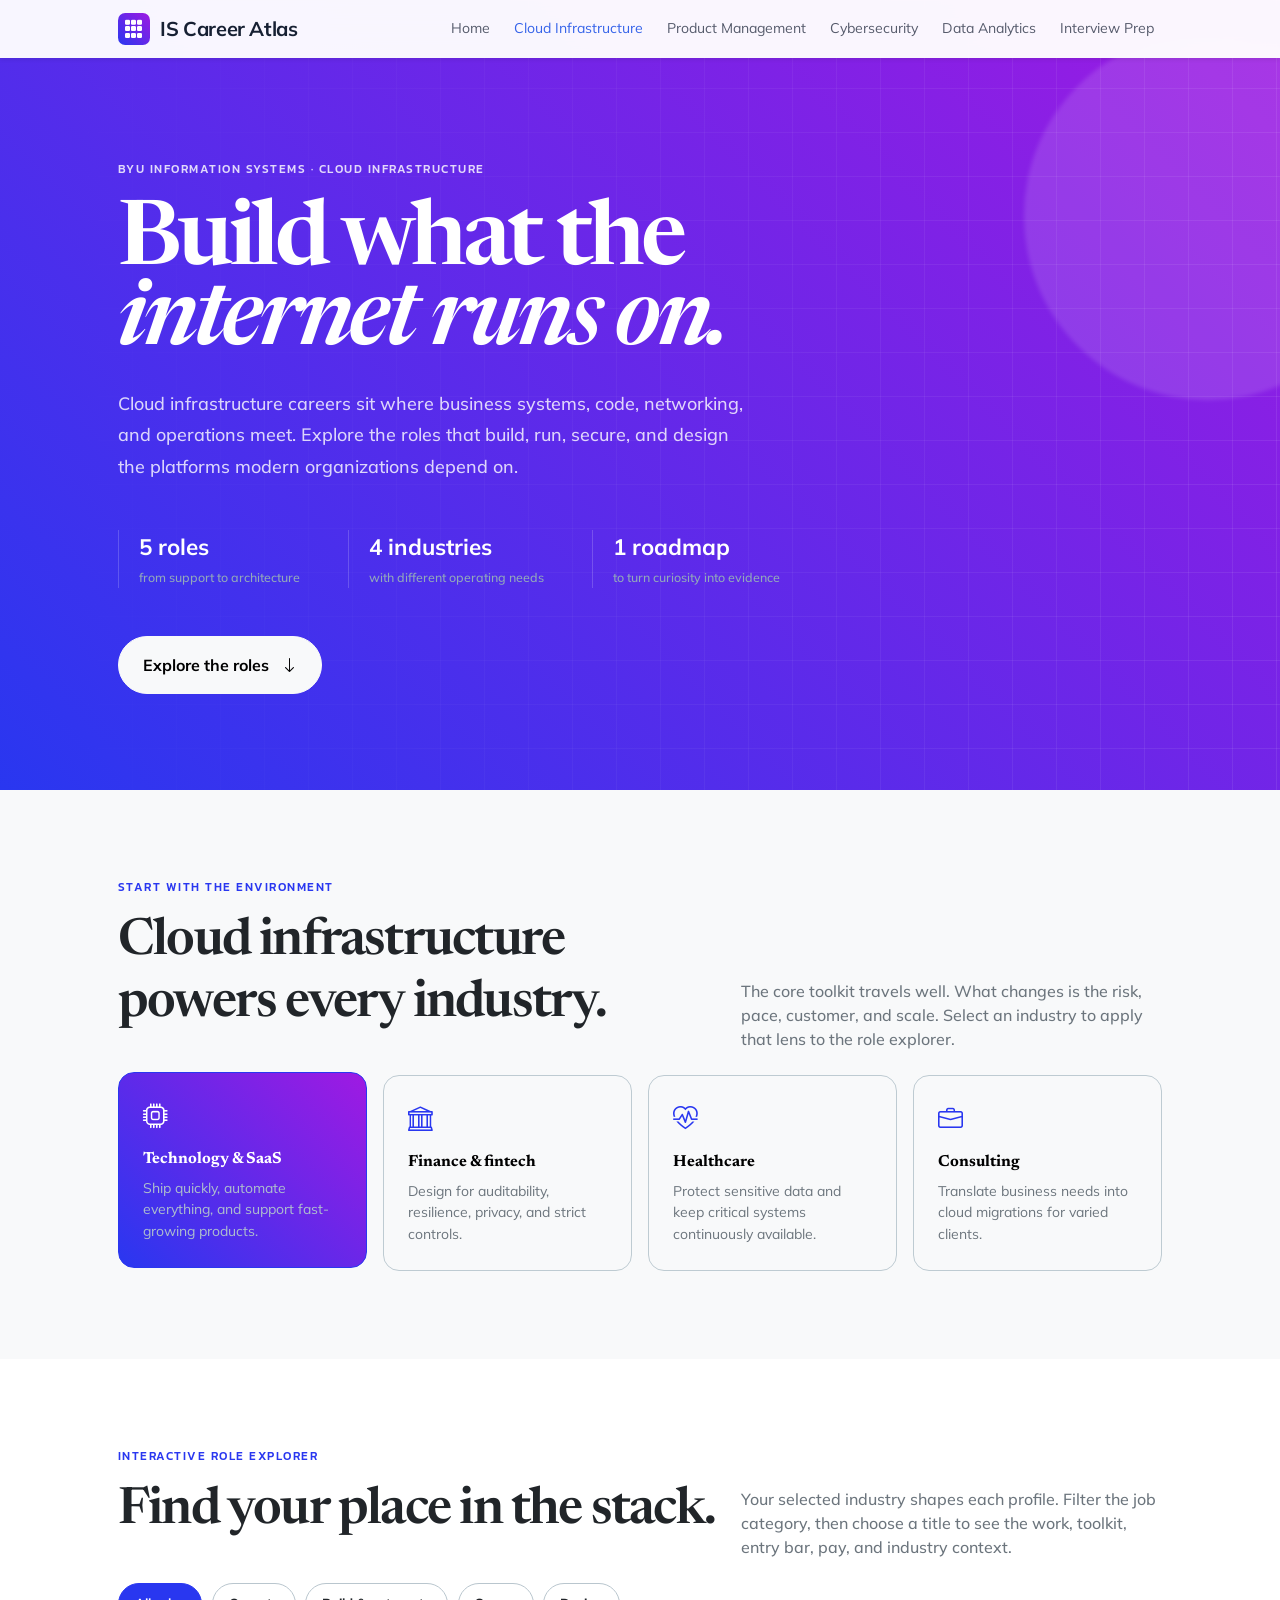
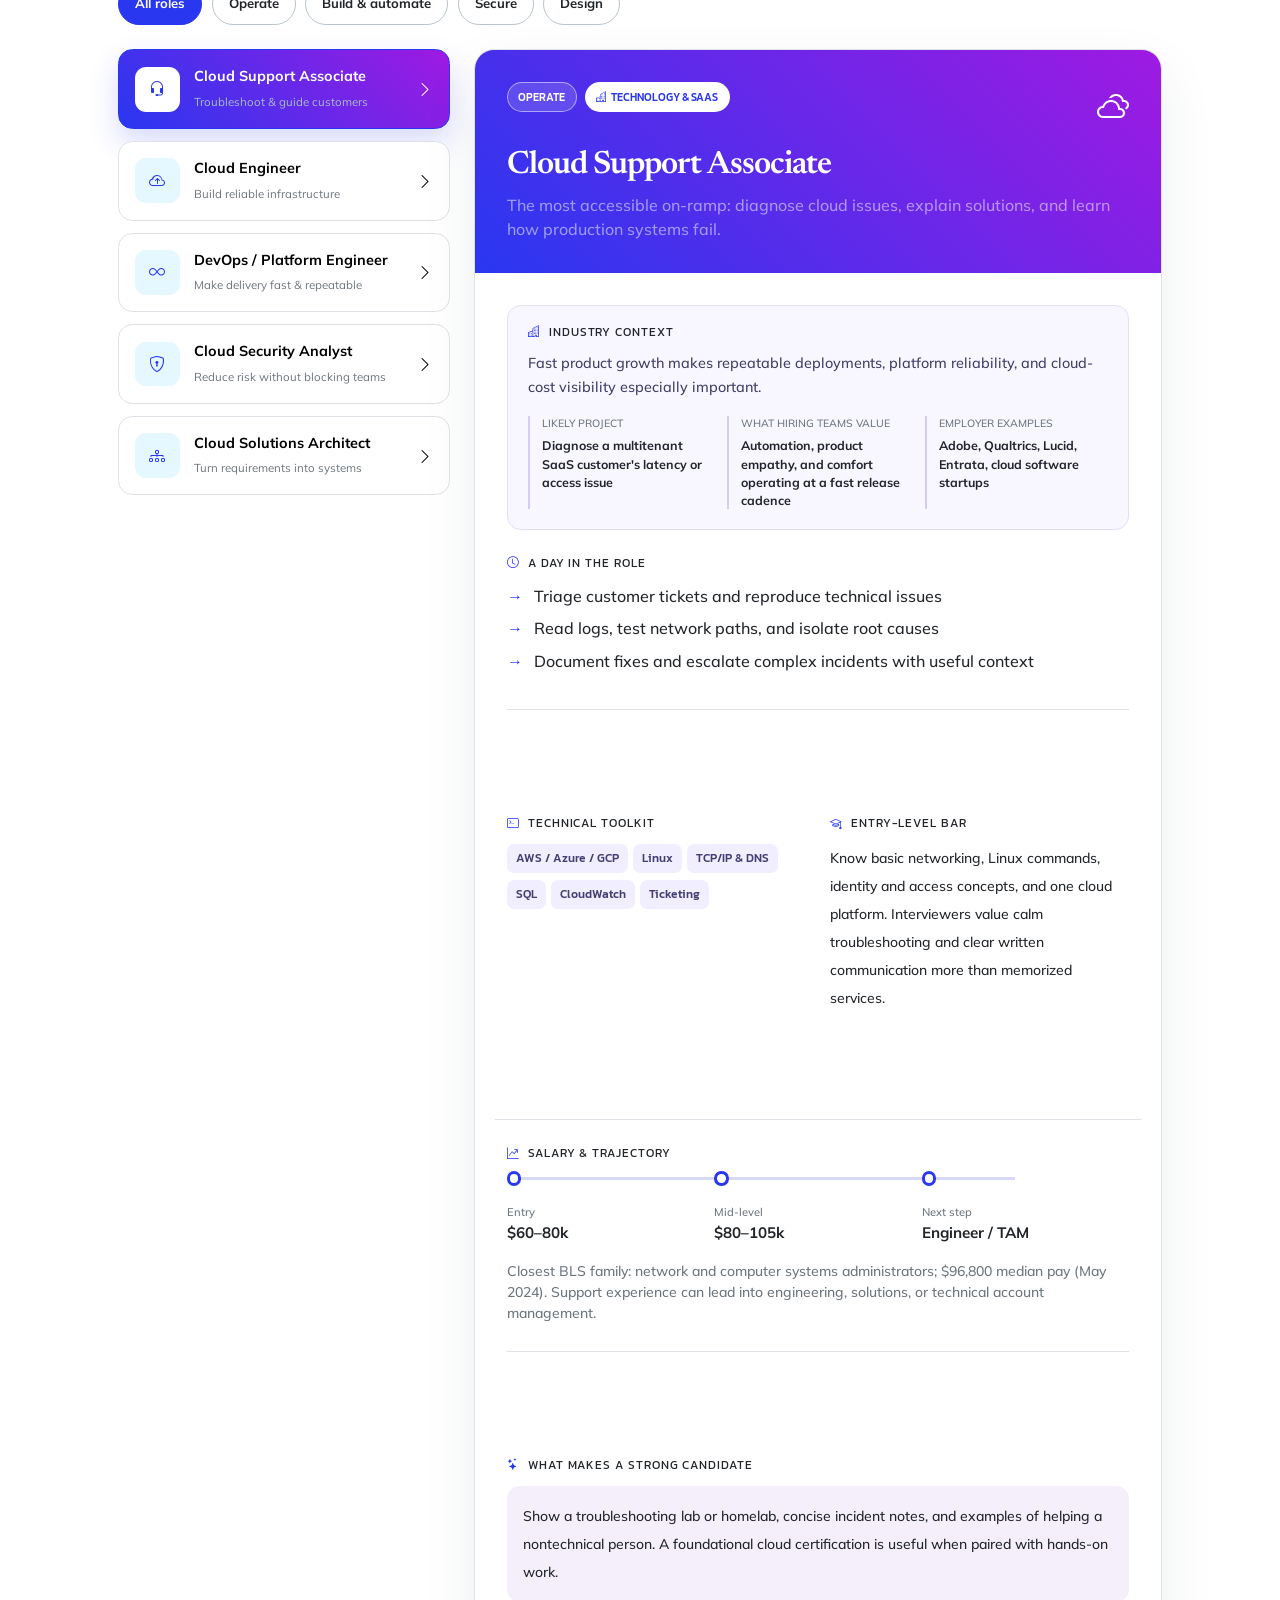
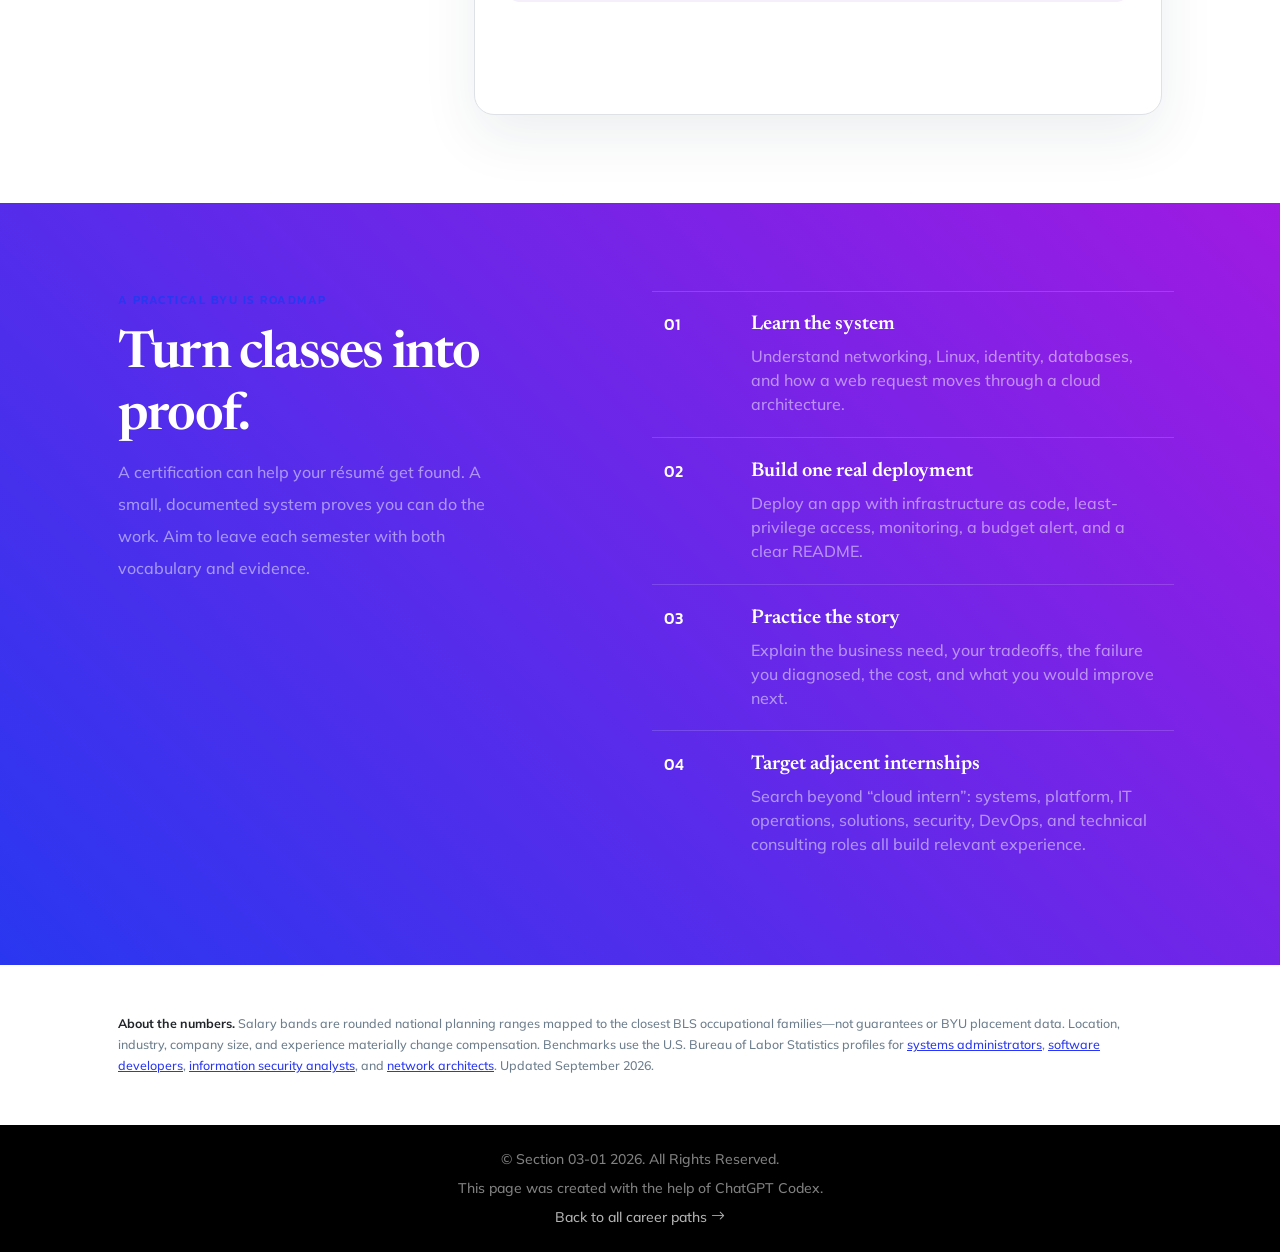
<file: pages/cloud.html>
<!DOCTYPE html>
<html lang="en">
    <head>
        <meta charset="utf-8" />
        <meta name="viewport" content="width=device-width, initial-scale=1" />
        <meta name="description" content="An interactive cloud infrastructure career explorer for BYU Information Systems students." />
        <title>Cloud Career Explorer | BYU IS</title>
        <link rel="icon" type="image/x-icon" href="../assets/favicon.ico" />
        <link href="https://cdn.jsdelivr.net/npm/bootstrap-icons@1.11.3/font/bootstrap-icons.css" rel="stylesheet" />
        <link rel="preconnect" href="https://fonts.gstatic.com" crossorigin />
        <link href="https://fonts.googleapis.com/css2?family=Newsreader:ital,wght@0,600;1,600&amp;display=swap" rel="stylesheet" />
        <link href="https://fonts.googleapis.com/css2?family=Mulish:ital,wght@0,300;0,500;0,600;0,700;1,300;1,500;1,600;1,700&amp;display=swap" rel="stylesheet" />
        <link href="https://fonts.googleapis.com/css2?family=Kanit:ital,wght@0,400;1,400&amp;display=swap" rel="stylesheet" />
        <link href="../css/styles.css" rel="stylesheet" />
        <link href="../css/cloud.css" rel="stylesheet" />
    </head>
    <body>
        <nav class="navbar navbar-expand-lg navbar-light fixed-top cloud-nav shadow-sm">
            <div class="container px-4 px-lg-5">
                <a class="navbar-brand brand-mark fw-bold" href="../index.html"><span class="brand-cube"><i class="bi bi-grid-3x3-gap-fill"></i></span> IS Career Atlas</a>
                <button class="navbar-toggler" type="button" data-bs-toggle="collapse" data-bs-target="#siteNav" aria-controls="siteNav" aria-expanded="false" aria-label="Toggle navigation"><span class="navbar-toggler-icon"></span></button>
                <div class="collapse navbar-collapse" id="siteNav">
                    <ul class="navbar-nav ms-auto align-items-lg-center gap-lg-2">
                        <li class="nav-item"><a class="nav-link" href="../index.html">Home</a></li>
                        <li class="nav-item"><a class="nav-link active" aria-current="page" href="cloud.html">Cloud Infrastructure</a></li>
                        <li class="nav-item"><a class="nav-link" href="product.html">Product Management</a></li>
                        <li class="nav-item"><a class="nav-link" href="cyber.html">Cybersecurity</a></li>
                        <li class="nav-item"><a class="nav-link" href="data.html">Data Analytics</a></li>
                        <li class="nav-item"><a class="nav-link" href="is-career-launchpad.html">Interview Prep</a></li>
                    </ul>
                </div>
            </div>
        </nav>

        <header class="hero">
            <div class="container px-4 px-lg-5">
                <p class="eyebrow mb-4">BYU Information Systems · Cloud Infrastructure</p>
                <h1 class="mb-4">Build what the<br /><span>internet runs on.</span></h1>
                <p class="hero-copy mb-5">Cloud infrastructure careers sit where business systems, code, networking, and operations meet. Explore the roles that build, run, secure, and design the platforms modern organizations depend on.</p>
                <div class="d-flex flex-column flex-sm-row gap-4 gap-sm-5">
                    <div class="hero-stat"><strong>5 roles</strong><span>from support to architecture</span></div>
                    <div class="hero-stat"><strong>4 industries</strong><span>with different operating needs</span></div>
                    <div class="hero-stat"><strong>1 roadmap</strong><span>to turn curiosity into evidence</span></div>
                </div>
                <a class="btn btn-light rounded-pill fw-bold mt-5 px-4 py-3" href="#explorer">Explore the roles <i class="bi bi-arrow-down ms-2"></i></a>
            </div>
        </header>

        <main>
            <section class="section-pad" aria-labelledby="industry-heading">
                <div class="container px-4 px-lg-5">
                    <div class="row align-items-end mb-4">
                        <div class="col-lg-7"><p class="eyebrow text-primary">Start with the environment</p><h2 class="section-title mb-3" id="industry-heading">Cloud infrastructure powers every industry.</h2></div>
                        <div class="col-lg-5"><p class="text-muted mb-0">The core toolkit travels well. What changes is the risk, pace, customer, and scale. Select an industry to apply that lens to the role explorer.</p></div>
                    </div>
                    <div class="row g-3">
                        <div class="col-sm-6 col-lg-3"><button class="industry-card active" data-industry="Technology" aria-pressed="true"><i class="bi bi-cpu"></i><h3 class="h6 fw-bold mt-3">Technology &amp; SaaS</h3><small>Ship quickly, automate everything, and support fast-growing products.</small></button></div>
                        <div class="col-sm-6 col-lg-3"><button class="industry-card" data-industry="Finance" aria-pressed="false"><i class="bi bi-bank"></i><h3 class="h6 fw-bold mt-3">Finance &amp; fintech</h3><small>Design for auditability, resilience, privacy, and strict controls.</small></button></div>
                        <div class="col-sm-6 col-lg-3"><button class="industry-card" data-industry="Healthcare" aria-pressed="false"><i class="bi bi-heart-pulse"></i><h3 class="h6 fw-bold mt-3">Healthcare</h3><small>Protect sensitive data and keep critical systems continuously available.</small></button></div>
                        <div class="col-sm-6 col-lg-3"><button class="industry-card" data-industry="Consulting" aria-pressed="false"><i class="bi bi-briefcase"></i><h3 class="h6 fw-bold mt-3">Consulting</h3><small>Translate business needs into cloud migrations for varied clients.</small></button></div>
                    </div>
                </div>
            </section>

            <section class="section-pad explorer" id="explorer" aria-labelledby="explorer-heading">
                <div class="container px-4 px-lg-5">
                    <div class="row align-items-end mb-4">
                        <div class="col-lg-7"><p class="eyebrow text-primary">Interactive role explorer</p><h2 class="section-title mb-3" id="explorer-heading">Find your place in the stack.</h2></div>
                        <div class="col-lg-5"><p class="text-muted mb-0">Your selected industry shapes each profile. Filter the job category, then choose a title to see the work, toolkit, entry bar, pay, and industry context.</p></div>
                    </div>
                    <div class="filter-row mb-4" aria-label="Filter roles by category">
                        <button class="filter-btn active" data-filter="all" aria-pressed="true">All roles</button>
                        <button class="filter-btn" data-filter="operate" aria-pressed="false">Operate</button>
                        <button class="filter-btn" data-filter="build" aria-pressed="false">Build &amp; automate</button>
                        <button class="filter-btn" data-filter="secure" aria-pressed="false">Secure</button>
                        <button class="filter-btn" data-filter="design" aria-pressed="false">Design</button>
                    </div>
                    <div class="row g-4 align-items-start">
                        <div class="col-lg-4"><div class="role-list" id="role-list" aria-label="Cloud career roles"></div></div>
                        <div class="col-lg-8">
                            <article class="detail-panel" id="role-detail" aria-live="polite">
                                <div class="detail-head">
                                    <div class="d-flex justify-content-between align-items-start gap-3 mb-3"><div class="d-flex flex-wrap gap-2"><span class="category-tag" id="detail-category"></span><span class="category-tag industry-tag"><i class="bi bi-buildings me-1"></i><span id="detail-industry"></span></span></div><i class="bi bi-clouds fs-2 text-white"></i></div>
                                    <h3 class="mb-2" id="detail-title"></h3>
                                    <p class="mb-0 text-white-50" id="detail-summary"></p>
                                </div>
                                <div class="detail-body">
                                    <section class="detail-section industry-context"><h4 class="detail-label"><i class="bi bi-buildings"></i> Industry context</h4><p class="industry-priority mb-3" id="detail-industry-priority"></p><div class="industry-facts"><div><small>Likely project</small><strong id="detail-industry-project"></strong></div><div><small>What hiring teams value</small><strong id="detail-industry-signal"></strong></div><div><small>Employer examples</small><strong id="detail-industry-employers"></strong></div></div></section>
                                    <section class="detail-section"><h4 class="detail-label"><i class="bi bi-clock"></i> A day in the role</h4><ul class="day-list" id="detail-day"></ul></section>
                                    <div class="row detail-section g-4">
                                        <section class="col-md-6"><h4 class="detail-label"><i class="bi bi-terminal"></i> Technical toolkit</h4><div id="detail-tools"></div></section>
                                        <section class="col-md-6"><h4 class="detail-label"><i class="bi bi-mortarboard"></i> Entry-level bar</h4><p class="small lh-lg mb-0" id="detail-entry"></p></section>
                                    </div>
                                    <section class="detail-section"><h4 class="detail-label"><i class="bi bi-graph-up-arrow"></i> Salary &amp; trajectory</h4><div class="salary-levels" id="detail-salary"></div><p class="small text-muted mt-3 mb-0" id="detail-growth"></p></section>
                                    <section><h4 class="detail-label"><i class="bi bi-stars"></i> What makes a strong candidate</h4><div class="candidate-box small lh-lg" id="detail-candidate"></div></section>
                                </div>
                            </article>
                        </div>
                    </div>
                </div>
            </section>

            <section class="section-pad pathway" aria-labelledby="roadmap-heading">
                <div class="container px-4 px-lg-5">
                    <div class="row g-5">
                        <div class="col-lg-5"><p class="eyebrow">A practical BYU IS roadmap</p><h2 class="section-title text-white" id="roadmap-heading">Turn classes into proof.</h2><p class="text-white-50 lh-lg">A certification can help your résumé get found. A small, documented system proves you can do the work. Aim to leave each semester with both vocabulary and evidence.</p></div>
                        <div class="col-lg-6 offset-lg-1">
                            <div class="path-step row"><div class="col-2 step-num">01</div><div class="col-10"><h3 class="h5">Learn the system</h3><p class="text-white-50 mb-0">Understand networking, Linux, identity, databases, and how a web request moves through a cloud architecture.</p></div></div>
                            <div class="path-step row"><div class="col-2 step-num">02</div><div class="col-10"><h3 class="h5">Build one real deployment</h3><p class="text-white-50 mb-0">Deploy an app with infrastructure as code, least-privilege access, monitoring, a budget alert, and a clear README.</p></div></div>
                            <div class="path-step row"><div class="col-2 step-num">03</div><div class="col-10"><h3 class="h5">Practice the story</h3><p class="text-white-50 mb-0">Explain the business need, your tradeoffs, the failure you diagnosed, the cost, and what you would improve next.</p></div></div>
                            <div class="path-step row"><div class="col-2 step-num">04</div><div class="col-10"><h3 class="h5">Target adjacent internships</h3><p class="text-white-50 mb-0">Search beyond “cloud intern”: systems, platform, IT operations, solutions, security, DevOps, and technical consulting roles all build relevant experience.</p></div></div>
                        </div>
                    </div>
                </div>
            </section>

            <section class="py-5 bg-white">
                <div class="container px-4 px-lg-5 source-note">
                    <strong class="text-dark">About the numbers.</strong> Salary bands are rounded national planning ranges mapped to the closest BLS occupational families—not guarantees or BYU placement data. Location, industry, company size, and experience materially change compensation. Benchmarks use the U.S. Bureau of Labor Statistics profiles for <a href="https://www.bls.gov/ooh/computer-and-information-technology/network-and-computer-systems-administrators.htm" target="_blank" rel="noopener">systems administrators</a>, <a href="https://www.bls.gov/ooh/computer-and-information-technology/software-developers.htm" target="_blank" rel="noopener">software developers</a>, <a href="https://www.bls.gov/ooh/computer-and-information-technology/information-security-analysts.htm" target="_blank" rel="noopener">information security analysts</a>, and <a href="https://www.bls.gov/ooh/computer-and-information-technology/computer-network-architects.htm" target="_blank" rel="noopener">network architects</a>. Updated September 2026.
                </div>
            </section>
        </main>

        <footer class="py-4 text-center">
            <div class="container px-4 px-lg-5 small">
                <div class="mb-2">&copy; Section 03-01 2026. All Rights Reserved.</div>
                <p class="mb-2">This page was created with the help of ChatGPT Codex.</p>
                <a href="../index.html">Back to all career paths <i class="bi bi-arrow-right"></i></a>
            </div>
        </footer>

        <script src="https://cdn.jsdelivr.net/npm/bootstrap@5.2.3/dist/js/bootstrap.bundle.min.js"></script>
        <script>
            const roles = [
                {
                    id: "support", category: "operate", categoryLabel: "Operate", icon: "bi-headset", title: "Cloud Support Associate", subtitle: "Troubleshoot & guide customers",
                    summary: "The most accessible on-ramp: diagnose cloud issues, explain solutions, and learn how production systems fail.",
                    day: ["Triage customer tickets and reproduce technical issues", "Read logs, test network paths, and isolate root causes", "Document fixes and escalate complex incidents with useful context"],
                    tools: ["AWS / Azure / GCP", "Linux", "TCP/IP & DNS", "SQL", "CloudWatch", "Ticketing"],
                    entry: "Know basic networking, Linux commands, identity and access concepts, and one cloud platform. Interviewers value calm troubleshooting and clear written communication more than memorized services.",
                    salary: [["Entry", "$60–80k"], ["Mid-level", "$80–105k"], ["Next step", "Engineer / TAM"]],
                    growth: "Closest BLS family: network and computer systems administrators; $96,800 median pay (May 2024). Support experience can lead into engineering, solutions, or technical account management.",
                    candidate: "Show a troubleshooting lab or homelab, concise incident notes, and examples of helping a nontechnical person. A foundational cloud certification is useful when paired with hands-on work."
                },
                {
                    id: "engineer", category: "build", categoryLabel: "Build & automate", icon: "bi-cloud-arrow-up", title: "Cloud Engineer", subtitle: "Build reliable infrastructure",
                    summary: "Provision and improve the compute, networking, storage, and identity foundations that product teams depend on.",
                    day: ["Build reusable infrastructure modules and review changes", "Improve availability, performance, and cloud cost", "Partner with developers to deploy services and resolve incidents"],
                    tools: ["AWS / Azure / GCP", "Terraform", "Python", "Linux", "Docker", "GitHub Actions"],
                    entry: "Be able to deploy a secure multi-tier application, explain subnets and IAM, use Git, and automate a repeatable task. You should understand why your design works—not just follow a tutorial.",
                    salary: [["Entry", "$80–110k"], ["Mid-level", "$110–145k"], ["Next step", "Senior / Platform"]],
                    growth: "Cloud engineer titles span several BLS families. Network architects report $134,050 median pay and 8% projected growth (2025–35); software developers show strong adjacent demand.",
                    candidate: "A public repo with infrastructure as code, architecture diagrams, cost estimates, security choices, and a useful README. Strong candidates discuss tradeoffs instead of claiming one perfect architecture."
                },
                {
                    id: "devops", category: "build", categoryLabel: "Build & automate", icon: "bi-infinity", title: "DevOps / Platform Engineer", subtitle: "Make delivery fast & repeatable",
                    summary: "Create the paved roads that let developers test, ship, observe, and recover software with less friction.",
                    day: ["Maintain CI/CD pipelines and internal developer platforms", "Automate environments, releases, and policy checks", "Tune observability and improve incident response after failures"],
                    tools: ["GitHub Actions", "Docker", "Kubernetes", "Terraform", "Bash / Python", "Grafana"],
                    entry: "Understand Git workflows, containers, CI/CD, scripting, and cloud fundamentals. A junior candidate should be able to trace a failed build and describe rollback, monitoring, and secrets management.",
                    salary: [["Entry", "$85–115k"], ["Mid-level", "$115–155k"], ["Next step", "Senior / SRE"]],
                    growth: "Often mapped to software developer occupations, with $133,080 median pay (May 2024) and 16% projected growth for developers from 2024–34.",
                    candidate: "Show a pipeline that tests and deploys an application automatically. Add observability, simulate a failure, document the recovery, and quantify how the automation improves delivery."
                },
                {
                    id: "security", category: "secure", categoryLabel: "Secure", icon: "bi-shield-lock", title: "Cloud Security Analyst", subtitle: "Reduce risk without blocking teams",
                    summary: "Find risky configurations, improve identity controls, investigate alerts, and help teams build securely by default.",
                    day: ["Review alerts, access logs, and cloud security posture findings", "Harden IAM policies and remediate exposed resources", "Translate control requirements into automated guardrails"],
                    tools: ["IAM", "SIEM", "CloudTrail", "CSPM", "Python", "NIST / CIS"],
                    entry: "Know shared responsibility, least privilege, encryption, logging, and common web and network risks. Practice reading audit logs and explain how you would contain a leaked credential.",
                    salary: [["Entry", "$70–100k"], ["Mid-level", "$105–150k"], ["Next step", "Engineer / Lead"]],
                    growth: "Closest BLS family: information security analysts; $124,910 median pay (May 2024) and 29% projected growth from 2024–34.",
                    candidate: "Pair security curiosity with business judgment. Build a deliberately vulnerable cloud lab, detect the issue, remediate it, and write a short risk summary a manager could understand."
                },
                {
                    id: "architect", category: "design", categoryLabel: "Design", icon: "bi-diagram-3", title: "Cloud Solutions Architect", subtitle: "Turn requirements into systems",
                    summary: "Design cloud solutions, explain tradeoffs, and align technical architecture with business goals and constraints.",
                    day: ["Discover requirements with customers and technical teams", "Create architectures, prototypes, estimates, and migration plans", "Present tradeoffs across reliability, security, performance, and cost"],
                    tools: ["Architecture patterns", "Networking", "IAM", "Databases", "Cost modeling", "Diagramming"],
                    entry: "Most architect roles are not truly entry level. Start through cloud support, engineering, implementation, or technical consulting, while practicing system design and stakeholder communication.",
                    salary: [["Associate", "$90–120k"], ["Experienced", "$130–175k"], ["Senior", "$175k+"]],
                    growth: "Closest BLS family: computer network architects; $134,050 median pay (May 2025), with the lowest 10% below $79,900 and highest 10% above $202,680.",
                    candidate: "Combine technical depth with discovery skills. Present two viable designs, identify assumptions, estimate operating cost, and explain your recommendation in language an executive and engineer can both use."
                }
            ];

            const industries = {
                Technology: {
                    label: "Technology & SaaS",
                    priority: "Fast product growth makes repeatable deployments, platform reliability, and cloud-cost visibility especially important.",
                    signal: "Automation, product empathy, and comfort operating at a fast release cadence",
                    employers: "Adobe, Qualtrics, Lucid, Entrata, cloud software startups",
                    projects: {
                        support: "Diagnose a multitenant SaaS customer's latency or access issue",
                        engineer: "Build scalable infrastructure for a new customer-facing service",
                        devops: "Create a self-service deployment pipeline for product teams",
                        security: "Detect risky tenant access and automate cloud guardrails",
                        architect: "Design a resilient, cost-aware architecture for rapid user growth"
                    }
                },
                Finance: {
                    label: "Finance & fintech",
                    priority: "Infrastructure must be resilient and explainable, with strong identity controls, encryption, audit trails, and governed change.",
                    signal: "Risk awareness, careful documentation, and understanding of PCI DSS or SOC controls",
                    employers: "Goldman Sachs, Zions Bank, SoFi, MX, insurance and payments firms",
                    projects: {
                        support: "Trace a failed payment-service connection without exposing account data",
                        engineer: "Provision an auditable environment for a regulated financial workload",
                        devops: "Add approvals, evidence capture, and rollback to a release pipeline",
                        security: "Investigate anomalous access to financial data and preserve evidence",
                        architect: "Design a highly available payment system with a tested recovery plan"
                    }
                },
                Healthcare: {
                    label: "Healthcare",
                    priority: "Patient-data privacy and continuous availability shape every decision; integrations and vendor boundaries add complexity.",
                    signal: "Privacy-minded design, reliability discipline, and familiarity with HIPAA concepts",
                    employers: "Intermountain Health, HealthEquity, Epic, health-tech and medical-device firms",
                    projects: {
                        support: "Restore a clinical integration while protecting sensitive patient data",
                        engineer: "Build a monitored, encrypted environment for a healthcare application",
                        devops: "Automate releases with privacy checks and minimal clinical downtime",
                        security: "Identify exposed health data and coordinate a compliant response",
                        architect: "Design secure data exchange between clinical systems and cloud services"
                    }
                },
                Consulting: {
                    label: "Consulting",
                    priority: "Projects vary by client, so discovery, migration planning, estimation, and clear communication matter as much as platform depth.",
                    signal: "Adaptability, client communication, structured problem solving, and broad cloud fluency",
                    employers: "Deloitte, PwC, EY, KPMG, Accenture, Slalom and cloud partners",
                    projects: {
                        support: "Stabilize a client's environment and document the path to resolution",
                        engineer: "Migrate a legacy workload using reusable infrastructure templates",
                        devops: "Standardize delivery practices across a client's application portfolio",
                        security: "Assess cloud controls and turn gaps into a practical remediation plan",
                        architect: "Create a phased migration roadmap tied to cost and business outcomes"
                    }
                }
            };

            const roleList = document.querySelector("#role-list");
            let activeRole = roles[0].id;
            let activeFilter = "all";
            let activeIndustry = "Technology";

            function renderRoles() {
                roleList.innerHTML = "";
                roles.filter(role => activeFilter === "all" || role.category === activeFilter).forEach(role => {
                    const button = document.createElement("button");
                    button.className = `role-card${role.id === activeRole ? " active" : ""}`;
                    button.dataset.role = role.id;
                    button.setAttribute("aria-pressed", role.id === activeRole);
                    button.innerHTML = `<span class="role-icon"><i class="bi ${role.icon}"></i></span><span><strong>${role.title}</strong><small>${role.subtitle}</small></span><i class="bi bi-chevron-right"></i>`;
                    button.addEventListener("click", () => { activeRole = role.id; renderRoles(); renderDetail(role); });
                    roleList.appendChild(button);
                });
            }

            function renderDetail(role) {
                const industry = industries[activeIndustry];
                document.querySelector("#detail-category").textContent = role.categoryLabel;
                document.querySelector("#detail-industry").textContent = industry.label;
                document.querySelector("#detail-title").textContent = role.title;
                document.querySelector("#detail-summary").textContent = role.summary;
                document.querySelector("#detail-industry-priority").textContent = industry.priority;
                document.querySelector("#detail-industry-project").textContent = industry.projects[role.id];
                document.querySelector("#detail-industry-signal").textContent = industry.signal;
                document.querySelector("#detail-industry-employers").textContent = industry.employers;
                document.querySelector("#detail-day").innerHTML = role.day.map(item => `<li>${item}</li>`).join("");
                document.querySelector("#detail-tools").innerHTML = role.tools.map(tool => `<span class="skill-chip">${tool}</span>`).join("");
                document.querySelector("#detail-entry").textContent = role.entry;
                document.querySelector("#detail-salary").innerHTML = role.salary.map(level => `<div><small>${level[0]}</small><strong>${level[1]}</strong></div>`).join("");
                document.querySelector("#detail-growth").textContent = role.growth;
                document.querySelector("#detail-candidate").textContent = role.candidate;
            }

            document.querySelectorAll(".filter-btn").forEach(button => button.addEventListener("click", () => {
                document.querySelectorAll(".filter-btn").forEach(item => { item.classList.remove("active"); item.setAttribute("aria-pressed", "false"); });
                button.classList.add("active");
                button.setAttribute("aria-pressed", "true");
                activeFilter = button.dataset.filter;
                const visible = roles.filter(role => activeFilter === "all" || role.category === activeFilter);
                if (!visible.some(role => role.id === activeRole)) activeRole = visible[0].id;
                renderRoles();
                renderDetail(roles.find(role => role.id === activeRole));
            }));

            document.querySelectorAll(".industry-card").forEach(button => button.addEventListener("click", () => {
                document.querySelectorAll(".industry-card").forEach(item => { item.classList.remove("active"); item.setAttribute("aria-pressed", "false"); });
                button.classList.add("active");
                button.setAttribute("aria-pressed", "true");
                activeIndustry = button.dataset.industry;
                renderDetail(roles.find(role => role.id === activeRole));
            }));

            renderRoles();
            renderDetail(roles[0]);
        </script>
    </body>
</html>
</file>
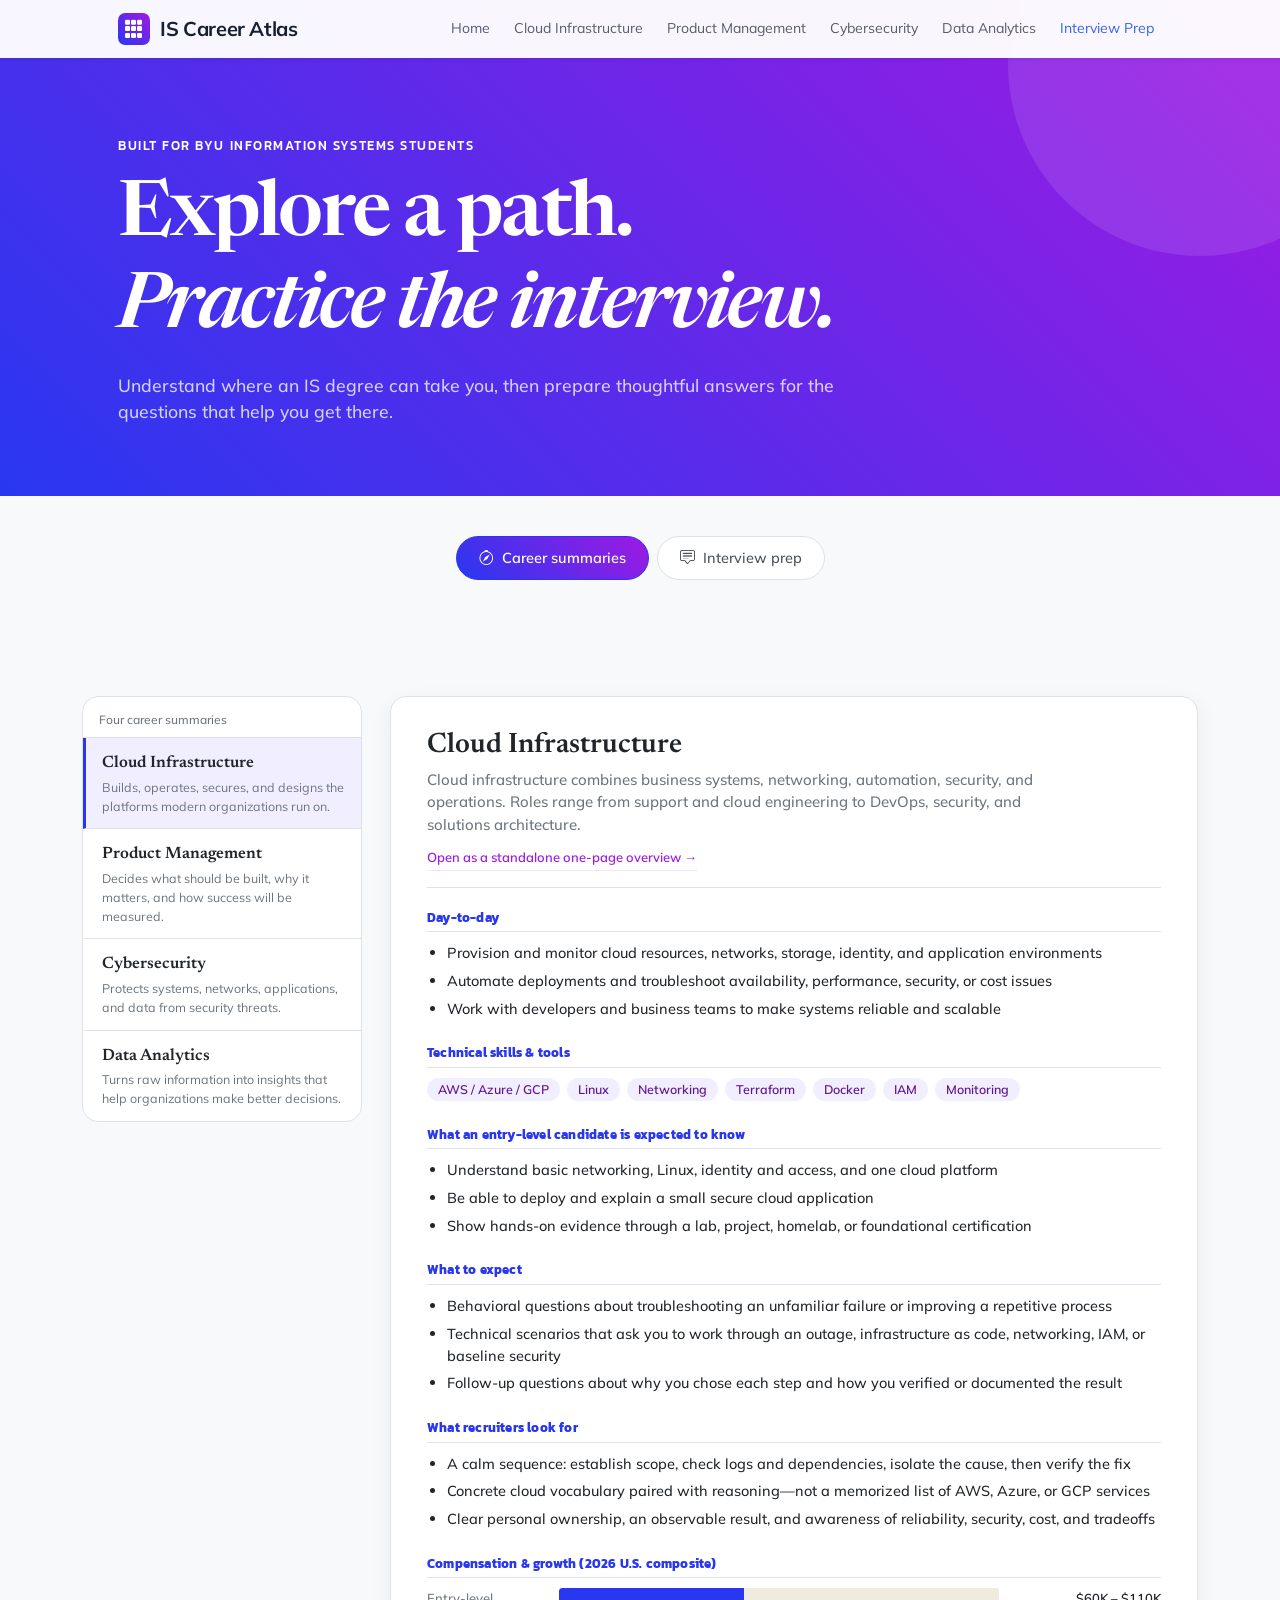
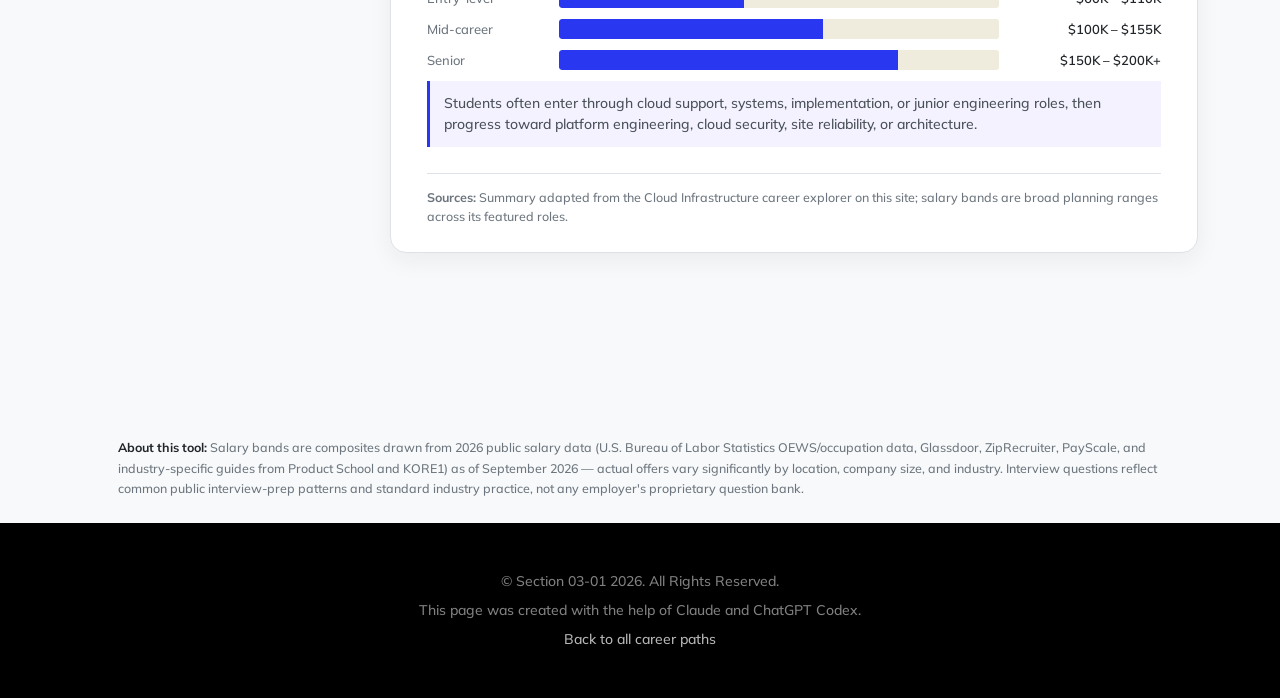
<file: pages/is-career-launchpad.html>
<!DOCTYPE html>
<html lang="en">
<head>
<meta charset="UTF-8">
<meta name="viewport" content="width=device-width, initial-scale=1.0">
<title>IS Career Launchpad</title>
<link rel="icon" type="image/x-icon" href="../assets/favicon.ico">
<link href="https://cdn.jsdelivr.net/npm/bootstrap-icons@1.5.0/font/bootstrap-icons.css" rel="stylesheet">
<link rel="preconnect" href="https://fonts.gstatic.com">
<link href="https://fonts.googleapis.com/css2?family=Newsreader:ital,wght@0,600;1,600&amp;display=swap" rel="stylesheet">
<link href="https://fonts.googleapis.com/css2?family=Mulish:ital,wght@0,300;0,500;0,600;0,700;1,300;1,500;1,600;1,700&amp;display=swap" rel="stylesheet">
<link href="https://fonts.googleapis.com/css2?family=Kanit:ital,wght@0,400;1,400&amp;display=swap" rel="stylesheet">
<link href="../css/styles.css" rel="stylesheet">
<style>
  :root{
    --ink:#212529;
    --ink-soft:#495057;
    --paper:#F8F9FA;
    --card:#FFFFFF;
    --gold:#2937F0;
    --gold-soft:#DEE0FD;
    --teal:#9F1AE2;
    --teal-soft:#F1E3F8;
    --brick:#DC3545;
    --brick-soft:#F8D7DA;
    --line:#DEE2E6;
    --text:#212529;
    --muted:#6C757D;
  }
  *{box-sizing:border-box;}
  html,body{margin:0;padding:0;}
  body{
    background:var(--paper);
    color:var(--text);
    font-family:'Mulish', -apple-system, BlinkMacSystemFont, sans-serif;
    line-height:1.5;
    -webkit-font-smoothing:antialiased;
  }
  h1,h2,h3,h4{
    font-family:'Newsreader', Georgia, serif;
    font-weight:600;
    margin:0;
    color:var(--ink);
  }
  a{color:var(--ink);}
  button{font-family:inherit;cursor:pointer;}
  :focus-visible{outline:3px solid var(--gold); outline-offset:2px;}

  /* ---------- Header ---------- */
  header.site{
    background:var(--ink);
    color:#EDE9DC;
    padding:26px 32px 22px;
  }
  .header-inner{
    max-width:1180px;
    margin:0 auto;
    display:flex;
    align-items:baseline;
    justify-content:space-between;
    flex-wrap:wrap;
    gap:10px;
  }
  .wordmark{
    font-family:'Newsreader', Georgia, serif;
    font-size:28px;
    font-weight:600;
    color:#F7F4EA;
    letter-spacing:0.2px;
  }
  .wordmark em{
    font-style:italic;
    color:var(--gold-soft);
  }
  .header-sub{
    font-size:14px;
    color:#B9C3CF;
    max-width:420px;
  }

  nav.modules{
    max-width:1180px;
    margin:18px auto 0;
    display:flex;
    gap:8px;
  }
  .mode-btn{
    background:transparent;
    border:1px solid #45566C;
    color:#D8DEE6;
    padding:9px 18px;
    border-radius:3px;
    font-size:14.5px;
    font-weight:500;
    transition:background .15s, color .15s;
  }
  .mode-btn.active{
    background:var(--gold);
    border-color:var(--gold);
    color:#22190A;
    font-weight:600;
  }
  .mode-btn:hover:not(.active){
    background:#2A3B50;
  }

  main{
    max-width:1180px;
    margin:0 auto;
    padding:30px 32px 80px;
  }

  .view{display:none;}
  .view.active{display:block;}

  /* ---------- Explore module ---------- */
  .explore-layout{
    display:grid;
    grid-template-columns:280px 1fr;
    gap:28px;
    align-items:start;
  }
  .directory{
    background:var(--card);
    border:1px solid var(--line);
    border-radius:4px;
    overflow:hidden;
    position:sticky;
    top:20px;
  }
  .directory-label{
    font-size:12px;
    color:var(--muted);
    padding:14px 16px 8px;
    border-bottom:1px solid var(--line);
  }
  .dir-item{
    display:block;
    width:100%;
    text-align:left;
    background:transparent;
    border:none;
    border-left:3px solid transparent;
    border-bottom:1px solid var(--line);
    padding:13px 16px;
  }
  .dir-item:last-child{border-bottom:none;}
  .dir-item .t{
    font-family:'Newsreader', Georgia, serif;
    font-size:16.5px;
    font-weight:600;
    color:var(--ink);
    display:block;
  }
  .dir-item .d{
    font-size:12.5px;
    color:var(--muted);
    display:block;
    margin-top:2px;
  }
  .dir-item:hover{background:#FAF8F1;}
  .dir-item.active{
    background:var(--teal-soft);
    border-left-color:var(--teal);
  }

  .dossier{
    background:var(--card);
    border:1px solid var(--line);
    border-radius:4px;
    padding:32px 36px 26px;
  }
  .dossier-head{
    border-bottom:1px solid var(--line);
    padding-bottom:16px;
    margin-bottom:22px;
  }
  .dossier-head h2{font-size:28px;}
  .dossier-head .tagline{
    color:var(--muted);
    font-size:15px;
    margin-top:6px;
    max-width:640px;
  }
  .standalone-link{
    display:inline-block;
    margin-top:12px;
    font-size:13px;
    font-weight:600;
    color:var(--teal);
    text-decoration:none;
    border-bottom:1px solid var(--teal-soft);
    padding-bottom:2px;
  }
  .standalone-link:hover{border-bottom-color:var(--teal);}
  .section{margin-bottom:26px;}
  .section h3{
    font-size:13px;
    text-transform:none;
    color:var(--gold);
    font-family:'Kanit', sans-serif;
    font-weight:700;
    letter-spacing:.2px;
    margin-bottom:10px;
    border-bottom:1px solid var(--gold-soft);
    padding-bottom:6px;
  }
  .section ul{margin:0; padding-left:20px;}
  .section li{margin-bottom:6px; font-size:14.5px;}
  .badges{display:flex; flex-wrap:wrap; gap:7px;}
  .badge{
    background:var(--teal-soft);
    color:var(--teal);
    font-size:12.5px;
    font-weight:600;
    padding:5px 11px;
    border-radius:20px;
  }
  .comp-row{display:flex; align-items:center; gap:12px; margin-bottom:11px;}
  .comp-label{width:120px; font-size:13px; color:var(--muted); flex-shrink:0;}
  .comp-track{flex:1; background:#EFEBDD; border-radius:3px; height:20px; position:relative; overflow:hidden;}
  .comp-fill{background:var(--gold); height:100%; border-radius:3px 0 0 3px;}
  .comp-range{font-size:13px; font-weight:600; color:var(--ink); width:150px; text-align:right; flex-shrink:0;}
  .growth-note{
    font-size:14px;
    margin-top:10px;
    padding:12px 14px;
    background:#FBF6EA;
    border-left:3px solid var(--gold);
    color:var(--ink-soft);
  }
  .sources-note{
    font-size:12.5px;
    color:var(--muted);
    border-top:1px solid var(--line);
    padding-top:14px;
    margin-top:6px;
  }

  /* ---------- Interview module ---------- */
  .role-picker{
    display:flex;
    flex-wrap:wrap;
    gap:9px;
    margin-bottom:26px;
  }
  .role-chip{
    background:var(--card);
    border:1px solid var(--line);
    padding:9px 16px;
    border-radius:20px;
    font-size:14px;
    font-weight:500;
    color:var(--ink-soft);
  }
  .role-chip.active{
    background:var(--ink);
    border-color:var(--ink);
    color:#F1EFE6;
  }
  .role-chip:hover:not(.active){border-color:var(--gold);}

  .prep-head{
    display:flex;
    justify-content:space-between;
    align-items:baseline;
    flex-wrap:wrap;
    gap:8px;
    margin-bottom:6px;
  }
  .prep-head h2{font-size:24px;}
  .progress-pill{
    font-size:13px;
    font-weight:600;
    color:var(--teal);
    background:var(--teal-soft);
    padding:5px 12px;
    border-radius:20px;
  }
  .prep-sub{color:var(--muted); font-size:14px; margin-bottom:22px;}

  .qcard{
    background:var(--card);
    border:1px solid var(--line);
    border-radius:4px;
    padding:22px 24px;
    margin-bottom:16px;
  }
  .qcard-top{display:flex; align-items:flex-start; gap:12px; margin-bottom:12px;}
  .qtag{
    flex-shrink:0;
    font-size:11.5px;
    font-weight:700;
    padding:4px 10px;
    border-radius:3px;
    margin-top:3px;
  }
  .qtag.behavioral{background:var(--brick-soft); color:var(--brick);}
  .qtag.technical{background:var(--teal-soft); color:var(--teal);}
  .qtext{
    font-family:'Newsreader', Georgia, serif;
    font-size:18px;
    font-weight:500;
    color:var(--ink);
    line-height:1.4;
  }
  .qcard textarea{
    width:100%;
    min-height:88px;
    border:1px solid var(--line);
    border-radius:3px;
    padding:11px 13px;
    font-family:inherit;
    font-size:14px;
    color:var(--text);
    background:#FCFBF7;
    resize:vertical;
  }
  .qcard textarea:focus{border-color:var(--gold);}
  .qcard-actions{
    display:flex;
    justify-content:space-between;
    align-items:center;
    margin-top:10px;
  }
  .answer-actions{display:flex; flex-wrap:wrap; gap:8px; justify-content:flex-end;}
  .attempt-status{font-size:12.5px; color:var(--muted);}
  .check-btn{
    background:#fff;
    border:1px solid #2937f0;
    border-radius:50rem;
    color:#2937f0;
    font-size:13.5px;
    font-weight:600;
    padding:8px 16px;
  }
  .check-btn:hover{background:#f1efff;}
  .reveal-btn{
    background:var(--ink);
    color:#F1EFE6;
    border:none;
    padding:8px 16px;
    border-radius:3px;
    font-size:13.5px;
    font-weight:600;
  }
  .reveal-btn:hover{background:#28394F;}
  .reveal-panel{
    display:none;
    margin-top:16px;
    padding-top:16px;
    border-top:1px dashed var(--line);
  }
  .reveal-panel.open{display:block;}
  .feedback-panel{
    background:#f8f9fa;
    border:1px solid var(--line);
    border-radius:.75rem;
    display:none;
    margin-top:16px;
    padding:16px;
  }
  .feedback-panel.open{display:block;}
  .feedback-summary{align-items:center; display:flex; gap:10px; margin-bottom:12px;}
  .feedback-score{background:#dee0fd; border-radius:50rem; color:#2937f0; flex-shrink:0; font-size:12px; font-weight:700; padding:5px 10px;}
  .feedback-summary strong{color:var(--ink); font-size:14px;}
  .feedback-list{display:grid; gap:8px; list-style:none; margin:0; padding:0;}
  .feedback-item{align-items:flex-start; display:flex; font-size:13px; gap:8px; line-height:1.45;}
  .feedback-item.pass i{color:#198754;}
  .feedback-item.improve i{color:#9f1ae2;}
  .feedback-note{border-top:1px solid var(--line); color:var(--muted); font-size:11.5px; margin-top:12px; padding-top:10px;}
  .reveal-panel h4{
    font-size:12.5px;
    color:var(--gold);
    font-family:'Kanit', sans-serif;
    font-weight:700;
    margin-bottom:7px;
  }
  .reveal-panel p{font-size:14.5px; margin:0 0 12px; color:var(--ink-soft);}
  .tip{
    font-size:13px;
    color:var(--teal);
    background:var(--teal-soft);
    padding:9px 12px;
    border-radius:3px;
  }

  footer.site{
    max-width:1180px;
    margin:10px auto 40px;
    padding:20px 32px 0;
    border-top:1px solid var(--line);
    font-size:12.5px;
    color:var(--muted);
  }

  /* Shared IS Career Launchpad visual language */
  #mainNav{background:#fff;}
  .launchpad-hero{
    background:linear-gradient(45deg, #2937f0, #9f1ae2);
    color:#fff;
    padding:8.5rem 0 4.5rem;
    position:relative;
    overflow:hidden;
  }
  .launchpad-hero::after{
    background:rgba(255,255,255,.1);
    border-radius:50%;
    content:"";
    height:24rem;
    position:absolute;
    right:-7rem;
    top:-8rem;
    width:24rem;
  }
  .launchpad-hero .container{position:relative; z-index:1;}
  .launchpad-hero h1{color:#fff; font-size:clamp(2.8rem, 6vw, 5rem); letter-spacing:-.035em;}
  .launchpad-hero p{color:rgba(255,255,255,.78); font-size:1.1rem; max-width:720px;}
  .launchpad-kicker{font-family:'Kanit',sans-serif; font-size:.8rem; letter-spacing:.12em; text-transform:uppercase;}
  nav.modules{
    justify-content:center;
    margin:0 auto 2.25rem;
    padding-top:0;
  }
  .mode-btn{
    background:#fff;
    border:1px solid #dee2e6;
    border-radius:50rem;
    color:#495057;
    padding:10px 22px;
  }
  .mode-btn.active{
    background:linear-gradient(45deg, #2937f0, #9f1ae2);
    border-color:#2937f0;
    color:#fff;
  }
  .mode-btn:hover:not(.active){background:#f1efff; border-color:#2937f0; color:#2937f0;}
  main{padding-top:2.5rem;}
  .directory,.dossier,.qcard{border-color:#dee2e6; border-radius:1rem;}
  .dossier,.qcard{box-shadow:0 .5rem 1.5rem rgba(33,37,41,.06);}
  .dir-item.active{background:#f1efff; border-left-color:#2937f0;}
  .section h3{color:#2937f0; border-bottom-color:#dee0fd;}
  .badge{background:#f1efff; color:#5f1691;}
  .growth-note{background:#f4f2ff; border-left-color:#2937f0;}
  .role-chip{border-radius:50rem;}
  .role-chip.active{background:linear-gradient(45deg, #2937f0, #9f1ae2); border-color:#2937f0; color:#fff;}
  .role-chip:hover:not(.active){border-color:#2937f0; color:#2937f0;}
  .progress-pill{background:#f1e3f8; color:#7314a5;}
  .reveal-btn{background:#2937f0; border-radius:50rem; padding:9px 18px;}
  .reveal-btn:hover{background:#202bd0;}
  .tip{background:#f1e3f8; color:#5f167f; border-radius:.75rem;}
  .qcard textarea{background:#fff; border-radius:.5rem;}
  .qcard textarea:focus{border-color:#2937f0; box-shadow:0 0 0 .2rem rgba(41,55,240,.15); outline:none;}
  .site-footer{background:#000; color:rgba(255,255,255,.5);}
  .site-footer a{color:rgba(255,255,255,.72); text-decoration:none;}
  .method-note{background:#f8f9fa; color:#6c757d; font-size:.78rem; line-height:1.65;}

  @media (max-width: 820px){
    .explore-layout{grid-template-columns:1fr;}
    .directory{position:static;}
    .dossier{padding:24px 20px;}
    .comp-row{flex-wrap:wrap;}
    .comp-label{width:auto;}
    .comp-range{width:auto; text-align:left;}
    .qcard-actions{align-items:flex-start; flex-direction:column;}
    .answer-actions{justify-content:flex-start; width:100%;}
  }
</style>
</head>
<body id="page-top">

<nav class="navbar navbar-expand-lg navbar-light fixed-top cloud-nav shadow-sm">
  <div class="container px-4 px-lg-5">
    <a class="navbar-brand brand-mark fw-bold" href="../index.html"><span class="brand-cube"><i class="bi bi-grid-3x3-gap-fill"></i></span> IS Career Atlas</a>
    <button class="navbar-toggler" type="button" data-bs-toggle="collapse" data-bs-target="#siteNav" aria-controls="siteNav" aria-expanded="false" aria-label="Toggle navigation"><span class="navbar-toggler-icon"></span></button>
    <div class="collapse navbar-collapse" id="siteNav">
      <ul class="navbar-nav ms-auto align-items-lg-center gap-lg-2">
        <li class="nav-item"><a class="nav-link" href="../index.html">Home</a></li>
        <li class="nav-item"><a class="nav-link" href="cloud.html">Cloud Infrastructure</a></li>
        <li class="nav-item"><a class="nav-link" href="product.html">Product Management</a></li>
        <li class="nav-item"><a class="nav-link" href="cyber.html">Cybersecurity</a></li>
        <li class="nav-item"><a class="nav-link" href="data.html">Data Analytics</a></li>
        <li class="nav-item"><a class="nav-link active" aria-current="page" href="is-career-launchpad.html">Interview Prep</a></li>
      </ul>
    </div>
  </div>
</nav>

<header class="launchpad-hero">
  <div class="container px-4 px-lg-5">
    <div class="launchpad-kicker mb-3">Built for BYU Information Systems students</div>
    <h1 class="mb-3">Explore a path.<br><em>Practice the interview.</em></h1>
    <p class="mb-0">Understand where an IS degree can take you, then prepare thoughtful answers for the questions that help you get there.</p>
  </div>
</header>

<main>

  <nav class="modules" aria-label="Launchpad tools">
    <button class="mode-btn active" data-mode="explore"><i class="bi bi-compass me-2"></i>Career summaries</button>
    <button class="mode-btn" data-mode="interview"><i class="bi bi-chat-square-text me-2"></i>Interview prep</button>
  </nav>

  <!-- ============ CAREER SUMMARIES VIEW ============ -->
  <section id="view-explore" class="view active">
    <div class="explore-layout">
      <div class="directory">
        <div class="directory-label">Four career summaries</div>
        <div id="directory-list"></div>
      </div>
      <div class="dossier" id="dossier"></div>
    </div>
  </section>

  <!-- ============ INTERVIEW VIEW ============ -->
  <section id="view-interview" class="view">
    <div class="role-picker" id="role-picker"></div>
    <div class="prep-head">
      <h2 id="prep-title"></h2>
      <span class="progress-pill" id="prep-progress">0 of 0 practiced</span>
    </div>
    <div class="prep-sub">Type your own answer first — you'll remember it better than if you just read the strong answer. Then reveal a strong response and see what makes it work.</div>
    <div id="question-deck"></div>
  </section>

</main>

<aside class="method-note py-4">
  <div class="container px-4 px-lg-5"><strong class="text-dark">About this tool:</strong> Salary bands are composites drawn from 2026 public salary data (U.S. Bureau of Labor Statistics OEWS/occupation data, Glassdoor, ZipRecruiter, PayScale, and industry-specific guides from Product School and KORE1) as of September 2026 — actual offers vary significantly by location, company size, and industry. Interview questions reflect common public interview-prep patterns and standard industry practice, not any employer's proprietary question bank.</div>
</aside>

<footer class="site-footer text-center py-5">
  <div class="container px-5">
    <div class="small">
      <div class="mb-2">&copy; Section 03-01 2026. All Rights Reserved.</div>
      <p class="mb-2">This page was created with the help of Claude and ChatGPT Codex.</p>
      <a href="../index.html">Back to all career paths</a>
    </div>
  </div>
</footer>

<script src="https://cdn.jsdelivr.net/npm/bootstrap@5.2.3/dist/js/bootstrap.bundle.min.js"></script>
<script>
/* =========================================================
   DATA — Part 1: Career Discovery
   ========================================================= */
const CAREERS = [
  {
    id: 'swe',
    title: 'Software / Application Developer',
    hook: 'Builds and maintains the applications a business runs on.',
    tagline: 'Writes, tests, and ships the code behind websites, mobile apps, and internal business tools — usually as part of a small team working in short iterative cycles.',
    dayToDay: [
      'Writing and reviewing code for new features or bug fixes, usually inside an existing codebase rather than from scratch',
      'Attending a daily stand-up and sprint planning/review meetings if the team works in Agile/Scrum',
      'Writing automated tests and debugging failures in CI pipelines',
      'Reading other people\u2019s code in pull requests and leaving feedback',
      'Talking with a product manager or business analyst to clarify what a ticket actually needs to do'
    ],
    skills: ['Git/GitHub', 'SQL', 'One backend language (Python, Java, C#, or JS/TS)', 'REST APIs', 'Basic cloud (AWS/Azure)', 'Unit testing', 'Agile/Scrum vocabulary', 'Debugging tools'],
    entryExpectations: [
      'Can build a small full working project end-to-end (not just tutorial follow-alongs) — a portfolio with 2-3 real projects matters more than a GPA',
      'Understands core data structures (arrays, hash maps, trees) and can reason about time complexity at a basic level',
      'Comfortable with Git branching/merging and has used it on a team project, not just solo',
      'Can explain their own code choices out loud — interviewers care more about reasoning than a perfect answer'
    ],
    strongCandidate: [
      'Shows curiosity by digging into how something breaks, not just fixing the symptom',
      'Can talk through trade-offs (e.g., why they chose one data structure over another) rather than reciting syntax',
      'Has contributed to a group codebase (class project, hackathon, internship, open source) and can describe a real merge conflict or bug they resolved',
      'Asks clarifying questions before writing code, mirroring how real tickets are usually underspecified'
    ],
    comp: {entry:{min:65,max:95}, mid:{min:95,max:130}, senior:{min:140,max:180}},
    growth: 'Fastest-growing early-career track of the six covered here. Most developers specialize (backend, front-end, mobile, or full-stack) within 2\u20133 years, and can branch toward a senior engineer, tech lead, or engineering management path by year 5\u20137.',
    sources: 'ZipRecruiter (Aug 2026), Glassdoor (Aug 2026), and Research.com 2026 software-development salary data.'
  },
  {
    id: 'ba',
    title: 'Business / Systems Analyst',
    hook: 'Translates business needs into requirements IT can build.',
    tagline: 'Sits between the business side and the technical team — figuring out what a process or system actually needs to do, and writing that down clearly enough for developers to build it.',
    dayToDay: [
      'Interviewing stakeholders to understand a business problem or process',
      'Writing user stories, requirements documents, and acceptance criteria',
      'Mapping current-state vs. future-state processes, often with flowcharts or BPMN diagrams',
      'Sitting in on sprint reviews to confirm what was built matches what was asked for',
      'Running basic data pulls or reports to support a business case'
    ],
    skills: ['Requirements gathering', 'Process mapping (BPMN/flowcharts)', 'SQL (basic-to-intermediate)', 'Excel (pivot tables, VLOOKUP)', 'Jira/Confluence or similar', 'User story writing', 'Stakeholder interviewing', 'Basic wireframing'],
    entryExpectations: [
      'Can write a clear user story with acceptance criteria, not just a vague feature description',
      'Comfortable asking "why" repeatedly to get past a stakeholder\u2019s assumed solution to the actual underlying problem',
      'Basic SQL for pulling and sanity-checking data (not expected to write complex joins on day one)',
      'Can produce a simple process diagram that a non-technical reader and a developer would both understand'
    ],
    strongCandidate: [
      'Listens for the difference between what a stakeholder asks for and what they actually need',
      'Documents decisions and requirements clearly enough that someone else could pick up the project',
      'Comfortable being the go-between in a disagreement between business and engineering, without picking a side prematurely',
      'Has practiced turning a vague prompt (a class case study, an internship task) into a structured requirements list'
    ],
    comp: {entry:{min:60,max:85}, mid:{min:85,max:110}, senior:{min:110,max:150}},
    growth: 'BLS groups this work under broader "management analyst" and "computer systems analyst" categories with strong long-term demand. Common next steps: senior/lead BA, product manager, project manager, or systems architect, depending on whether you lean more toward the business or technical side.',
    sources: 'ZipRecruiter (Jun 2026), Glassdoor (2026), Coursera/BLS computer systems analyst data, and KORE1 2026 Business Analyst Salary Guide.'
  },
  {
    id: 'da',
    title: 'Data Analyst',
    hook: 'Turns raw data into answers a business can act on.',
    tagline: 'Pulls, cleans, and analyzes data to answer specific business questions — then builds dashboards or reports so the answer sticks around after the analysis is done.',
    dayToDay: [
      'Writing SQL queries to pull and join data from multiple tables',
      'Cleaning messy data (missing values, inconsistent formats, duplicate records) before it can be trusted',
      'Building or maintaining dashboards in a BI tool (Tableau, Power BI, Looker)',
      'Presenting findings to a non-technical stakeholder and answering "so what should we do?"',
      'Running basic statistical checks (is this difference real or just noise?)'
    ],
    skills: ['SQL (joins, aggregations, window functions)', 'Excel', 'Tableau or Power BI', 'Python or R (pandas, basic stats)', 'Data cleaning', 'Data visualization principles', 'Basic statistics'],
    entryExpectations: [
      'Can write a SQL query with multiple joins and a GROUP BY without help — this is the single most-tested entry-level skill',
      'Understands the difference between correlation and causation and doesn\u2019t overstate what a chart proves',
      'Can build one clear chart instead of five confusing ones — visualization judgment matters as much as the analysis itself',
      'Comfortable saying "the data doesn\u2019t support that" to a stakeholder, respectfully'
    ],
    strongCandidate: [
      'Leads with the business question, not the dataset — starts from "what decision does this inform?"',
      'Shows their work: can walk through how they got from raw data to a conclusion, not just the final chart',
      'Catches their own mistakes (a wrong join, a skewed sample) before presenting, and says so if they find one after',
      'Has a portfolio project (school, internship, or personal) with real messy data, not just a clean textbook dataset'
    ],
    comp: {entry:{min:58,max:78}, mid:{min:80,max:100}, senior:{min:100,max:140}},
    growth: 'Closest BLS category (Operations Research Analysts) shows median pay in the high-$80Ks to low-$90Ks with faster-than-average projected growth. The well-worn next step is analytics engineer or data scientist, which typically adds $25K\u2013$40K within 3\u20135 years for analysts who add Python and pipeline skills.',
    sources: 'BLS Operations Research Analyst OEWS data, Glassdoor (2026), and KORE1/CV-by-JD 2026 Data Analyst Salary Guides.'
  },
  {
    id: 'cyber',
    title: 'Cybersecurity Analyst',
    hook: 'Watches for, investigates, and responds to security threats.',
    tagline: 'Monitors an organization\u2019s systems for suspicious activity, investigates alerts, and helps close the gaps attackers could use — often starting in a Security Operations Center (SOC).',
    dayToDay: [
      'Monitoring security dashboards/SIEM tools for alerts',
      'Triaging alerts to separate real threats from false positives',
      'Documenting and escalating incidents according to a response playbook',
      'Running or reviewing vulnerability scans on company systems',
      'Writing up findings for both technical teams and non-technical leadership'
    ],
    skills: ['Networking fundamentals (TCP/IP, DNS, firewalls)', 'SIEM tools (Splunk, Microsoft Sentinel)', 'Linux command line', 'Security frameworks (NIST, CIA triad)', 'Scripting (Python or PowerShell)', 'Incident response basics', 'Security+ certification (common entry credential)'],
    entryExpectations: [
      'Understands core networking (what a firewall actually does, how DNS resolution works) before diving into tools',
      'Can explain the CIA triad (Confidentiality, Integrity, Availability) and apply it to a real scenario',
      'Familiar with at least one SIEM or log-analysis tool, even from a class lab or home lab, not necessarily production experience',
      'A CompTIA Security+ certification (or actively studying for one) is a common and realistic entry-level signal'
    ],
    strongCandidate: [
      'Stays calm and methodical when describing how they\u2019d investigate an alert — panic reads worse than a slower, correct process',
      'Can translate a technical risk into plain language for a non-technical audience',
      'Shows genuine curiosity about how systems get broken into, not just how to patch them (CTFs, home labs, security news)',
      'Treats "I don\u2019t know, but here\u2019s how I\u2019d find out" as a completely acceptable answer'
    ],
    comp: {entry:{min:55,max:85}, mid:{min:95,max:135}, senior:{min:130,max:160}},
    growth: 'One of the fastest-growing IT specialties; BLS blended median sits above $120K once senior/architect titles are folded in, though most first-time analysts start well below that. Certifications (Security+, then CySA+ or CISSP later) are the clearest lever for pay jumps in the first 3\u20135 years.',
    sources: 'WhatIsTheSalary.com 2026 Cybersecurity Analyst Salary Guide (BLS, Indeed, PayScale composite).'
  },
  {
    id: 'pm',
    title: 'IT Project Manager',
    hook: 'Keeps technical projects on time, on budget, and on scope.',
    tagline: 'Plans and coordinates the people, timeline, and budget for an IT project — from a system migration to a new internal tool rollout — without necessarily writing code themselves.',
    dayToDay: [
      'Building and maintaining a project schedule/timeline (often in MS Project, Smartsheet, or Jira)',
      'Running status meetings and reporting progress to stakeholders and leadership',
      'Identifying risks before they become problems and building mitigation plans',
      'Managing scope — deciding what\u2019s in vs. out when a stakeholder asks for "just one more thing"',
      'Coordinating across teams (dev, QA, business) who don\u2019t naturally talk to each other'
    ],
    skills: ['Project scheduling (Gantt charts, critical path)', 'Agile and Waterfall methodologies', 'Risk management', 'Jira/MS Project/Smartsheet', 'Budgeting basics', 'Stakeholder communication', 'CAPM or PMP certification (usually later-career)'],
    entryExpectations: [
      'Understands the difference between Agile and Waterfall and can say when each fits better',
      'Can build a simple project plan with milestones and dependencies, even for a class project',
      'Comfortable running a meeting and following up on action items — organizational follow-through is the core skill being tested',
      'Most entry-level roles are titled "Project Coordinator" or "Associate PM" and don\u2019t require a PMP yet'
    ],
    strongCandidate: [
      'Communicates proactively — flags a risk or delay before being asked, not after',
      'Says no (or "not yet") to scope creep in a way that keeps the relationship intact',
      'Has led something, even informally — a class group project, a club event, a work shift — and can describe how they kept it on track',
      'Thinks in checklists and dependencies naturally, without being told to'
    ],
    comp: {entry:{min:55,max:75}, mid:{min:85,max:115}, senior:{min:115,max:150}},
    growth: 'Entry point is usually a Project Coordinator or Associate PM role. A PMP certification (earned after some work experience) is the clearest pay lever for reaching Senior PM or PMO Lead roles in the $115K+ range.',
    sources: 'Glassdoor 2026 Associate Project Manager data; general PMI/PMP career-path benchmarks.'
  },
  {
    id: 'apm',
    title: 'Product Manager (via Associate PM track)',
    hook: 'Decides what gets built and why, working across design, engineering, and the business.',
    tagline: 'Owns the "what" and "why" of a product feature — gathering evidence, aligning a team around a plan, and measuring whether what shipped actually worked.',
    dayToDay: [
      'Talking to users or customers to understand a problem before proposing a solution',
      'Writing product requirements docs (PRDs) that engineers and designers can build from',
      'Prioritizing a backlog of ideas against limited engineering time',
      'Reviewing usage data/metrics to see whether a shipped feature is working',
      'Running or attending standups, design reviews, and sprint planning without owning the code itself'
    ],
    skills: ['Prioritization frameworks (RICE, MoSCoW)', 'Basic SQL/analytics literacy', 'Writing PRDs/user stories', 'Wireframing basics (Figma)', 'A/B testing fundamentals', 'Cross-functional communication', 'Roadmapping tools (Jira, Productboard)'],
    entryExpectations: [
      'Can reason about trade-offs with limited data — "we don\u2019t have enough info, so here\u2019s the smallest way to test this" is a strong answer',
      'Basic data literacy: can read a dashboard and know what metric actually matters for a given decision',
      'Understands enough of the technical side (how APIs work, what "technical debt" means) to have a credible conversation with engineers',
      'Associate Product Manager (APM) programs are the most common entry point and often value structured problem-solving over prior PM experience'
    ],
    strongCandidate: [
      'Asks "what problem are we actually solving?" before jumping to feature ideas',
      'Can defend a prioritization decision with a clear framework rather than gut feel',
      'Shows they can influence without formal authority — getting an engineer or designer on board through reasoning, not title',
      'Has some evidence of building or shipping something, even informally (a class project people used, a club process they redesigned)'
    ],
    comp: {entry:{min:77,max:108}, mid:{min:101,max:158}, senior:{min:150,max:250}},
    growth: 'APM programs (common at larger tech companies) are the most structured entry path; base salary bands are wide because company stage and location move pay more here than in most IS tracks. Typical progression is APM \u2192 PM \u2192 Senior PM \u2192 Group PM/Director over 5\u201310 years.',
    sources: 'Product School 2026 PM Salary Guide, PayScale 2026 APM data, Glassdoor 2026 Associate Product Manager data.',
    standalonePage: 'product-management-overview.html'
  }
];

/* Four site-wide paths used only by the Explore Careers view. */
const EXPLORE_CAREERS = [
  {
    id: 'cloud',
    title: 'Cloud Infrastructure',
    hook: 'Builds, operates, secures, and designs the platforms modern organizations run on.',
    tagline: 'Cloud infrastructure combines business systems, networking, automation, security, and operations. Roles range from support and cloud engineering to DevOps, security, and solutions architecture.',
    dayToDay: [
      'Provision and monitor cloud resources, networks, storage, identity, and application environments',
      'Automate deployments and troubleshoot availability, performance, security, or cost issues',
      'Work with developers and business teams to make systems reliable and scalable'
    ],
    skills: ['AWS / Azure / GCP', 'Linux', 'Networking', 'Terraform', 'Docker', 'IAM', 'Monitoring'],
    entryExpectations: [
      'Understand basic networking, Linux, identity and access, and one cloud platform',
      'Be able to deploy and explain a small secure cloud application',
      'Show hands-on evidence through a lab, project, homelab, or foundational certification'
    ],
    whatToExpect: [
      'Behavioral questions about troubleshooting an unfamiliar failure or improving a repetitive process',
      'Technical scenarios that ask you to work through an outage, infrastructure as code, networking, IAM, or baseline security',
      'Follow-up questions about why you chose each step and how you verified or documented the result'
    ],
    recruiterLookFor: [
      'A calm sequence: establish scope, check logs and dependencies, isolate the cause, then verify the fix',
      'Concrete cloud vocabulary paired with reasoning—not a memorized list of AWS, Azure, or GCP services',
      'Clear personal ownership, an observable result, and awareness of reliability, security, cost, and tradeoffs'
    ],
    comp: {entry:{min:60,max:110}, mid:{min:100,max:155}, senior:{min:150,max:200}},
    growth: 'Students often enter through cloud support, systems, implementation, or junior engineering roles, then progress toward platform engineering, cloud security, site reliability, or architecture.',
    sources: 'Summary adapted from the Cloud Infrastructure career explorer on this site; salary bands are broad planning ranges across its featured roles.',
    standalonePage: 'cloud.html'
  },
  {
    id: 'product',
    title: 'Product Management',
    hook: 'Decides what should be built, why it matters, and how success will be measured.',
    tagline: 'Product managers connect customer problems, business goals, design, engineering, and data. They provide direction and make tradeoffs without necessarily owning the code.',
    dayToDay: [
      'Talk with users and stakeholders to understand problems before proposing features',
      'Write requirements, prioritize a backlog, and align designers and engineers',
      'Review product metrics to learn whether a shipped feature achieved its goal'
    ],
    skills: ['RICE / MoSCoW', 'PRDs & user stories', 'Basic SQL', 'Figma', 'A/B testing', 'Jira / Productboard'],
    entryExpectations: [
      'Use evidence and a clear framework to reason through competing priorities',
      'Understand metrics, APIs, and technical debt well enough to work with engineers',
      'Demonstrate that you have helped build, test, or improve something for real users'
    ],
    whatToExpect: [
      'Behavioral questions about disagreement, influence without authority, and learning from something you helped ship',
      'Product-sense questions about users, feature prioritization, success metrics, and testing assumptions',
      'Open-ended cases where the interviewer evaluates your reasoning more than one “correct” answer'
    ],
    recruiterLookFor: [
      'A clear user problem before a proposed solution, supported by relevant evidence or metrics',
      'Explicit prioritization and tradeoff reasoning using a framework such as RICE or MoSCoW',
      'Personal ownership, collaborative communication, and a measurable outcome or lesson'
    ],
    comp: {entry:{min:77,max:108}, mid:{min:101,max:158}, senior:{min:150,max:250}},
    growth: 'A common structured entry point is Associate Product Manager, followed by Product Manager, Senior PM, and eventually Group PM or Director roles.',
    sources: 'Summary and planning ranges adapted from the Product Management page on this site.',
    standalonePage: 'product.html'
  },
  {
    id: 'cyber-path',
    title: 'Cybersecurity',
    hook: 'Protects systems, networks, applications, and data from security threats.',
    tagline: 'Cybersecurity professionals monitor systems, investigate suspicious activity, respond to incidents, find vulnerabilities, and help organizations reduce technical risk.',
    dayToDay: [
      'Monitor alerts and investigate unusual system or network activity',
      'Assess vulnerabilities, document findings, and support incident response',
      'Help teams strengthen access, configurations, applications, and data protection'
    ],
    skills: ['Networking', 'Linux / Windows', 'SIEM', 'Wireshark', 'Nmap', 'Scripting', 'Cloud security'],
    entryExpectations: [
      'Know basic networking, operating systems, security concepts, and common threats',
      'Practice with logs, labs, vulnerability tools, or capture-the-flag exercises',
      'Use coursework, projects, internships, or certifications to demonstrate practical knowledge'
    ],
    whatToExpect: [
      'Behavioral questions about explaining risk, staying current, and responding carefully under pressure',
      'Technical questions about networking, the CIA triad, vulnerabilities, logs, access, and incident response',
      'Incident scenarios where you must investigate in sequence, contain risk, document evidence, and escalate appropriately'
    ],
    recruiterLookFor: [
      'A methodical process that checks evidence before assuming an alert is a confirmed incident',
      'Correct security vocabulary translated into language a nontechnical stakeholder can understand',
      'Individual ownership, sound risk judgment, verification, documentation, and respect for the response playbook'
    ],
    comp: {entry:{min:55,max:85}, mid:{min:95,max:135}, senior:{min:130,max:160}},
    growth: 'Entry-level analysts can advance into cloud security, engineering, penetration testing, consulting, incident response, architecture, or leadership.',
    sources: 'Summary adapted from the Cybersecurity career page on this site; ranges align with the launchpad’s existing analyst benchmarks.',
    standalonePage: 'cyber.html'
  },
  {
    id: 'data-path',
    title: 'Data Analytics',
    hook: 'Turns raw information into insights that help organizations make better decisions.',
    tagline: 'Data analysts gather and clean information, investigate business questions, build dashboards, and explain what the results mean for a decision.',
    dayToDay: [
      'Collect and clean data from databases, spreadsheets, and business systems',
      'Use SQL and analytical methods to identify patterns and answer questions',
      'Build clear dashboards or reports and present the business implications'
    ],
    skills: ['SQL', 'Excel', 'Tableau / Power BI', 'Python or R', 'Statistics', 'Data visualization'],
    entryExpectations: [
      'Write practical SQL queries and check data quality before drawing conclusions',
      'Understand basic statistics and communicate without overstating what data proves',
      'Show a portfolio project that moves from a business question to a clear recommendation'
    ],
    whatToExpect: [
      'Behavioral questions about finding an error, communicating an inconvenient result, or working with a stakeholder',
      'Practical SQL and analytical questions involving joins, missing data, metric changes, and data quality',
      'Follow-ups asking how you validated the data, chose a method, and connected the result to a decision'
    ],
    recruiterLookFor: [
      'A business question first, followed by a clear analytical sequence and relevant SQL or visualization concepts',
      'Reasoning about assumptions, data quality, correlation, tradeoffs, and how the result was verified',
      'Personal ownership and an outcome stated in decision-ready language rather than technical jargon alone'
    ],
    comp: {entry:{min:55,max:75}, mid:{min:75,max:100}, senior:{min:100,max:140}},
    growth: 'Analysts can grow into senior and lead roles or specialize in business intelligence, product analytics, analytics engineering, or data science.',
    sources: 'Summary and planning ranges adapted from the Data Analytics page on this site.',
    standalonePage: 'data.html'
  }
];

/* =========================================================
   DATA — Part 2: Interview Prep
   ========================================================= */
const QUESTIONS = {
  swe: [
    {type:'behavioral', q:'Tell me about a time you were stuck on a bug for a long time. What did you eventually do?',
      strong:'I was building a small inventory app for a class project and a form submission was silently failing. I spent about an hour guessing at the cause before stepping back and adding console logs at each step instead of assuming where the problem was. That showed the data was arriving fine but a field name mismatch was silently dropping it before the database call. The fix took two minutes once I found it \u2014 the lesson was to isolate the problem systematically instead of guessing.',
      tip:'Interviewers are listening for process (did you isolate the problem systematically?) more than the specific bug. Always end with what you\u2019d do differently or what you learned.'},
    {type:'behavioral', q:'Describe a project where you had to learn a new technology quickly.',
      strong:'For a hackathon, our team decided to use a database ORM none of us had used before because it fit the project better than raw SQL. I spent the first two hours reading the official docs and building a tiny throwaway example before touching the real project, which meant I made my mistakes on a five-line test file instead of the real codebase. That upfront investment paid off \u2014 we shipped on time and the code was cleaner than if I\u2019d learned by trial-and-error on the real thing.',
      tip:'Name the specific learning strategy you used (docs first, small test project, asking a teammate) \u2014 "I just figured it out" doesn\u2019t give the interviewer anything to evaluate.'},
    {type:'technical', q:'Write a SQL query to find the second-highest salary in an employee table.',
      strong:'SELECT MAX(salary) FROM employees WHERE salary < (SELECT MAX(salary) FROM employees); This works by first finding the true max, then finding the max of everything below it. A window-function alternative: SELECT salary FROM (SELECT salary, DENSE_RANK() OVER (ORDER BY salary DESC) AS rnk FROM employees) t WHERE rnk = 2 \u2014 this version also handles ties more predictably.',
      tip:'If you can, say the trade-off out loud: the nested-MAX approach is simpler to read; the window-function approach scales better to "find the Nth highest."'},
    {type:'technical', q:'What\u2019s the difference between a stack and a queue, and when would you use each?',
      strong:'A stack is last-in-first-out (LIFO) \u2014 think of a stack of plates, you take from the top. A queue is first-in-first-out (FIFO) \u2014 like a checkout line. Stacks are useful for things like undo/redo functionality or tracking function calls (the call stack). Queues fit anything that needs to process items in the order they arrived, like a task scheduler or a print queue.',
      tip:'Give one concrete real-world example for each \u2014 it shows you understand the concept, not just the definition.'},
    {type:'technical', q:'Walk me through how you\u2019d design a simple database schema for a to-do list app with users, lists, and tasks.',
      strong:'I\u2019d start with three tables: users (id, name, email), lists (id, user_id as a foreign key, title), and tasks (id, list_id as a foreign key, description, is_complete, due_date). The foreign keys enforce that every list belongs to a user and every task belongs to a list. I\u2019d index user_id and list_id since those are the columns I\u2019d be filtering and joining on most often.',
      tip:'Draw it out if you have a whiteboard or shared doc \u2014 interviewers care as much about how you talk through the relationships as the final schema.'}
  ],
  ba: [
    {type:'behavioral', q:'Tell me about a time you had to gather requirements from stakeholders who disagreed with each other.',
      strong:'In a group capstone project, our "client" stakeholders (played by two professors) wanted different things from the same feature. Instead of picking a side, I scheduled a short call with both, asked each to explain the business reason behind their request, and found they actually agreed on the underlying goal \u2014 they just disagreed on the solution. Documenting that shared goal let us propose one option that satisfied both, instead of building something and finding out later it missed the mark.',
      tip:'The strongest version of this answer separates "what they asked for" from "why they asked for it" \u2014 that\u2019s the core BA skill being tested.'},
    {type:'behavioral', q:'Describe how you handled a project with unclear or shifting scope.',
      strong:'On a group project the deliverable kept changing as we learned more about what the professor actually wanted. I started keeping a simple running document of decisions and open questions, and brought it to every check-in so we weren\u2019t re-litigating things we\u2019d already agreed on. That habit didn\u2019t stop scope from shifting, but it made each shift a small, visible decision instead of a confusing surprise.',
      tip:'BAs are rarely evaluated on preventing change \u2014 they\u2019re evaluated on managing it visibly. Emphasize documentation and communication, not control.'},
    {type:'technical', q:'What\u2019s the difference between a functional and a non-functional requirement?',
      strong:'A functional requirement describes what the system should do \u2014 "users can reset their password via email." A non-functional requirement describes how well it should do it \u2014 "password reset emails must arrive within 60 seconds" or "the system must support 10,000 concurrent users." Both matter, but non-functional requirements are the ones teams forget to write down and then get blamed for later.',
      tip:'Giving a concrete non-functional example (performance, security, scalability) shows you understand why it\u2019s easy to overlook.'},
    {type:'technical', q:'Write a user story with acceptance criteria for a "forgot password" feature.',
      strong:'User story: "As a user, I want to reset my password via email so that I can regain access to my account without contacting support." Acceptance criteria: (1) User can request a reset from the login screen, (2) A reset link is emailed within 60 seconds and expires after 30 minutes, (3) The link takes the user to a form requiring a new password twice, (4) An invalid or expired link shows a clear error message, not a broken page.',
      tip:'Acceptance criteria should be testable \u2014 each one should be something a QA tester could check off as pass/fail.'},
    {type:'technical', q:'How would you prioritize a backlog when three different stakeholders each say their feature is critical?',
      strong:'I\u2019d push back gently on "critical" as a category and ask each stakeholder to tie their request to a measurable business outcome \u2014 revenue, retention, compliance risk, or cost savings. Then I\u2019d use a simple framework like effort vs. impact to plot all three on the same scale, which turns a political disagreement into a shared, visible comparison. If it\u2019s still a tie, I\u2019d escalate the trade-off to whoever owns the roadmap rather than deciding it myself.',
      tip:'The interviewer wants to see you have a repeatable method, not just "I\u2019d use common sense."'}
  ],
  da: [
    {type:'behavioral', q:'Tell me about a time your analysis changed a decision.',
      strong:'For a class project analyzing sales data, the initial assumption was that a marketing campaign had driven a revenue spike. When I broke the spike down by product line instead of looking at the total, it turned out one unrelated product had a supply shortage resolve at the same time \u2014 the campaign barely moved the number. Presenting that breakdown changed the recommendation from "increase the marketing budget" to "don\u2019t assume causation from a single aggregate trend."',
      tip:'This is a great chance to show you understand correlation vs. causation \u2014 a concept interviewers explicitly probe for.'},
    {type:'behavioral', q:'Describe a time you found a mistake in your own analysis. What did you do?',
      strong:'I was building a dashboard and the totals looked off by about 15%. Instead of quietly fixing it and moving on, I traced it back to a join that was duplicating rows for customers with multiple orders, flagged it to my team before presenting anything, and fixed the query. I also added a row-count sanity check to catch that class of error earlier next time.',
      tip:'Interviewers specifically want to hear that you caught it yourself and communicated it \u2014 hiding a mistake is a bigger red flag than making one.'},
    {type:'technical', q:'What\u2019s the difference between an INNER JOIN and a LEFT JOIN?',
      strong:'An INNER JOIN returns only rows that have a match in both tables. A LEFT JOIN returns every row from the left (first) table, and fills in NULLs for any columns from the right table where there\u2019s no match. I\u2019d use a LEFT JOIN when I want to keep every customer, for example, even ones who haven\u2019t placed an order yet \u2014 an INNER JOIN would silently drop them.',
      tip:'Give the concrete example (customers with no orders) \u2014 it shows you understand the practical impact, not just the syntax.'},
    {type:'technical', q:'How would you handle missing data in a dataset before analyzing it?',
      strong:'First I\u2019d figure out why it\u2019s missing \u2014 missing-at-random data is very different from missing data that\u2019s systematically tied to something (e.g., a form field that only appears for certain user types). Depending on the case, I might drop the rows if the missing data is a small fraction and random, fill in a reasonable default or the median, or flag it explicitly rather than guessing. I\u2019d never silently fill in a value without noting the assumption in my analysis.',
      tip:'"It depends, and here\u2019s how I\u2019d decide" is a much stronger answer than picking one method and applying it blindly.'},
    {type:'technical', q:'A key metric dropped 20% overnight. Walk me through how you\u2019d investigate.',
      strong:'First I\u2019d check whether it\u2019s a data problem before assuming it\u2019s a real business problem \u2014 did a tracking pipeline break, did a report definition change, is a whole segment missing? If the data looks clean, I\u2019d segment the drop by date, geography, platform, or user type to see if it\u2019s broad or concentrated in one slice, since a concentrated drop points to a specific cause much faster than an aggregate number does. Only after ruling out a data issue and narrowing the segment would I start forming hypotheses about the actual business cause.',
      tip:'Leading with "rule out a data/pipeline issue first" is the answer that separates junior from experienced analysts \u2014 most real "metric drops" turn out to be broken tracking.'}
  ],
  cyber: [
    {type:'behavioral', q:'Tell me about a time you had to explain a technical risk to a non-technical audience.',
      strong:'In a group project I had to explain to non-technical classmates why we shouldn\u2019t store passwords in plain text in our database. Instead of explaining hashing algorithms, I used an analogy: it\u2019s like writing everyone\u2019s house key on a public sign-in sheet versus giving them a lock only they can open. That got the point across, and the group actually understood why we\u2019d spend extra time implementing it properly instead of just seeing it as busywork.',
      tip:'A good analogy is often more convincing evidence of understanding than technical jargon \u2014 it proves you actually grasp the concept.'},
    {type:'behavioral', q:'How do you stay current on new security threats?',
      strong:'I follow a couple of security-focused newsletters and subreddits, and I\u2019ve worked through some rooms on TryHackMe to get hands-on with concepts instead of just reading about them. When a major vulnerability makes the news, I try to actually read the technical write-up instead of just the headline, since that\u2019s usually where the useful detail is.',
      tip:'Name specific resources (TryHackMe, HackTheBox, specific newsletters, CTFs) \u2014 vague answers like "I read the news" don\u2019t hold up well against other candidates.'},
    {type:'technical', q:'What is the CIA triad and why does it matter?',
      strong:'CIA stands for Confidentiality, Integrity, and Availability \u2014 the three things security is trying to protect. Confidentiality means only authorized people can see data. Integrity means data hasn\u2019t been tampered with. Availability means systems stay up and accessible when needed. Most security decisions are really a trade-off between these three \u2014 for example, adding more authentication steps improves confidentiality but can hurt availability if it locks legitimate users out.',
      tip:'Mentioning the trade-offs between the three (not just defining them) shows a deeper level of understanding than a textbook definition.'},
    {type:'technical', q:'What\u2019s the difference between a vulnerability and an exploit?',
      strong:'A vulnerability is a weakness \u2014 a flaw in software, configuration, or a process that could be abused. An exploit is the actual method or code used to take advantage of that weakness. A system can have a vulnerability for years without ever being exploited if no one finds or uses it. That distinction matters for prioritization: not every vulnerability needs the same urgency, which is where risk scoring comes in.',
      tip:'Ending with how this affects prioritization (not every vulnerability is equally urgent) shows you understand the practical, day-to-day application.'},
    {type:'technical', q:'You get an alert about unusual login activity on a user account at 3am. Walk me through your first steps.',
      strong:'First I\u2019d check whether the alert has basic supporting detail \u2014 unfamiliar location, new device, impossible travel time from the last known login \u2014 to judge how suspicious it actually looks before treating it as confirmed. Next I\u2019d check whether that account has elevated privileges, since that changes the urgency. If it looks credible, I\u2019d follow the incident response playbook: contain (often a forced password reset or temporary account lock), document what I found and when, and escalate to whoever owns that step \u2014 I wouldn\u2019t take independent action outside the playbook as a junior analyst.',
      tip:'Interviewers want to hear "I\u2019d follow the playbook and escalate appropriately," not a solo hero move \u2014 real SOC analysts work within a defined process.'}
  ],
  pm: [
    {type:'behavioral', q:'Tell me about a project that fell behind schedule. How did you handle it?',
      strong:'For a group project, we lost almost a week when a team member got sick right before a key deliverable. Instead of just absorbing the delay quietly, I re-baselined the schedule immediately, identified which remaining tasks could run in parallel instead of sequentially, and communicated the new timeline to our professor early rather than waiting until it was overdue. We still finished on time, just with a different critical path than we\u2019d originally planned.',
      tip:'The key skill being tested is "did you communicate the delay early?" \u2014 surprising a stakeholder with bad news late is the classic project management failure.'},
    {type:'behavioral', q:'Describe a time you had to manage conflict between team members.',
      strong:'Two teammates on a group project disagreed strongly about which approach to take on a shared deliverable, and it was starting to slow the whole team down. I pulled them into a short separate conversation, had each explain their reasoning to the other rather than to me, and we ended up combining the best parts of both approaches. The lesson was that most "personality conflicts" are actually just people not hearing each other\u2019s reasoning.',
      tip:'Show that you facilitated rather than dictated a solution \u2014 PMs rarely have formal authority to just override people.'},
    {type:'technical', q:'What\u2019s the difference between Agile and Waterfall, and when would you use each?',
      strong:'Waterfall is sequential \u2014 you fully plan, then design, then build, then test, in fixed phases, which works well when requirements are well understood and unlikely to change, like a regulated compliance project. Agile is iterative \u2014 short cycles (sprints) that deliver working pieces and adjust based on feedback, which fits better when requirements are likely to evolve, like most software products. Most real IT projects use some blend, and part of a PM\u2019s job is picking the right mix for a given project rather than defaulting to one methodology.',
      tip:'Saying "it depends on the project" and naming the deciding factor (requirement stability) is stronger than declaring one methodology universally better.'},
    {type:'technical', q:'What is a critical path and why does it matter?',
      strong:'The critical path is the longest sequence of dependent tasks in a project \u2014 it determines the shortest possible time the project can take, because a delay on any task on that path delays the whole project. Tasks not on the critical path have some slack, meaning they can slip a little without affecting the end date. Knowing the critical path tells a PM exactly where to focus attention when something starts to slip.',
      tip:'If you can, give a quick example (task B can\u2019t start until task A finishes) to show you understand dependencies, not just the definition.'},
    {type:'technical', q:'A stakeholder asks for "just one more small feature" mid-project. How do you handle it?',
      strong:'I wouldn\u2019t say a flat no \u2014 I\u2019d acknowledge the request, then walk them through the actual trade-off: adding it means either extending the timeline, adding budget/resources, or cutting something else already planned. Putting the request through a lightweight change-control process, even an informal one, makes the trade-off visible instead of letting scope grow invisibly. Most of the time, once stakeholders see the real trade-off spelled out, they either accept the delay or decide it wasn\u2019t that critical after all.',
      tip:'The core PM skill here is making trade-offs visible, not being the "no" person \u2014 interviewers are listening for a process, not a personality trait.'}
  ],
  apm: [
    {type:'behavioral', q:'Tell me about a time you disagreed with an engineer or designer about a feature. How did you resolve it?',
      strong:'On a class project, our developer wanted to build a more technically elegant solution that would have taken twice as long, while I thought a simpler version would test our core hypothesis just as well. Instead of just asserting my opinion, I asked what specific risk the more complex version was protecting against, and it turned out to be a scale concern that didn\u2019t apply to our small user test. Once we both understood the actual trade-off, we agreed on the simpler version together \u2014 it wasn\u2019t really my call to make unilaterally.',
      tip:'PM interviews specifically test whether you can influence without formal authority \u2014 show that you understood their reasoning before pushing back, not that you just won the argument.'},
    {type:'behavioral', q:'Describe a product you love and one you don\u2019t. Why?',
      strong:'I love an app I use for a specific reason: it solves one problem extremely well instead of trying to do everything, and the one time I had a confusing experience, the error message told me exactly what to do next instead of just saying "something went wrong." I don\u2019t love an app that constantly interrupts me with notifications trying to bring me back in \u2014 it optimizes for a short-term engagement metric in a way that actually makes me trust the product less over time.',
      tip:'Interviewers are testing product sense, not taste \u2014 explain the "why" in terms of a design or business trade-off, not just personal preference.'},
    {type:'technical', q:'How would you prioritize which features to build with limited engineering time?',
      strong:'I\u2019d use a framework like RICE (Reach, Impact, Confidence, Effort) so the comparison is explicit instead of based on whoever argues loudest. I\u2019d also separate "must-have" fixes (bugs, broken core flows) from "nice-to-have" new features, since those shouldn\u2019t really compete on the same list. Once ranked, I\u2019d bring the top few options back to the team, since engineering can often spot a much cheaper way to get 80% of the value.',
      tip:'Naming a specific framework (RICE, MoSCoW, ICE) and explaining why it helps shows structured thinking \u2014 "I\u2019d just pick the most important ones" is too vague.'},
    {type:'technical', q:'How would you measure whether a newly launched feature is successful?',
      strong:'First I\u2019d define success before launch, not after \u2014 what specific metric moves if this feature works, and what would the number need to do to call it a win? Then I\u2019d pick one primary metric tied to the actual goal (not just "usage went up," since a confusing feature can also drive up clicks) and a couple of guardrail metrics to make sure I\u2019m not accidentally hurting something else, like overall retention. I\u2019d also want a comparison point \u2014 either a before/after baseline or an A/B test \u2014 rather than judging the number in isolation.',
      tip:'The strongest answers define success before launch and include a guardrail metric \u2014 it shows you\u2019re not just chasing a vanity number.'},
    {type:'technical', q:'Estimate how many people check a weather app in a given city in one day.',
      strong:'I\u2019d start with the city\u2019s population, say roughly 2 million, and estimate what fraction actively uses a smartphone weather app \u2014 maybe 40%, so 800,000 potential users. Of those, I\u2019d guess a typical user checks it once or twice a day on an average day, more on days with unusual weather, so I\u2019d estimate around 1 million total checks on a normal day. I\u2019d flag my assumptions clearly rather than presenting the final number as precise \u2014 the interviewer usually cares more about the reasoning path than the exact figure.',
      tip:'Talk out loud through every assumption and round numbers cleanly \u2014 interviewers are grading your reasoning process, not whether you land on the "right" number.'}
  ]
};

/* The interview module follows the same four paths used across the site. */
const INTERVIEW_PATHS = [
  {id:'cloud', title:'Cloud Infrastructure'},
  {id:'product', title:'Product Management'},
  {id:'cyber', title:'Cybersecurity'},
  {id:'data', title:'Data Analytics'}
];

const INTERVIEW_QUESTIONS = {
  cloud: [
    {type:'behavioral', q:'Tell me about a time you diagnosed a technical problem you had never seen before.',
      strong:'In a class deployment, our application worked locally but could not reach its cloud database. I first confirmed the application was using the expected connection settings, then tested name resolution and network access separately. That narrowed the issue to a security-group rule that allowed traffic from my laptop but not from the application subnet. I corrected the rule using least privilege, documented the cause, and added a deployment check so the team would catch the same issue earlier next time.',
      tip:'Show a calm, repeatable troubleshooting process: verify assumptions, isolate layers, test one hypothesis at a time, and prevent recurrence.'},
    {type:'behavioral', q:'Describe a time you automated a repetitive task or improved a technical process.',
      strong:'Our group was configuring the same cloud resources manually for every demo, which created small differences between environments. I moved the configuration into a simple Terraform module and added variables for the few settings that changed. The setup became repeatable, reviewable in Git, and much faster to rebuild. I also wrote a short README so another teammate could use it without me.',
      tip:'A strong answer connects automation to a measurable outcome such as consistency, speed, fewer errors, or easier handoff.'},
    {type:'technical', q:'A web application in the cloud is suddenly unavailable. How would you begin troubleshooting?',
      strong:'I would first confirm the scope and recent changes: whether every user is affected, when it started, and whether a deployment or configuration changed. Then I would follow the request path layer by layer—DNS, load balancer, network rules, compute or containers, application logs, and database dependencies—while checking monitoring for the first abnormal signal. If impact were ongoing, I would prioritize a safe rollback or failover, communicate status, and preserve evidence for a root-cause review.',
      tip:'Interviewers want structured diagnosis and awareness of customer impact, communication, rollback, and learning—not a random list of cloud services.'},
    {type:'technical', q:'What is infrastructure as code, and why would a team use it?',
      strong:'Infrastructure as code defines cloud resources in version-controlled files instead of relying on manual console changes. Tools such as Terraform or a cloud-native template can create the same reviewed configuration repeatedly. That improves consistency, makes changes auditable, supports automated environments, and lets a team review infrastructure much like application code. It still requires state management, testing, and careful handling of secrets.',
      tip:'Go beyond the definition by naming the operational benefits and at least one responsibility or tradeoff.'},
    {type:'technical', q:'How would you secure a small cloud-hosted application at an entry level?',
      strong:'I would start with least-privilege identities and avoid long-lived credentials in code. I would keep the database and internal services off the public internet, encrypt data in transit and at rest, store secrets in a managed secret service, patch dependencies, and enable centralized logs and alerts. I would also configure backups, budget alerts, and a simple recovery test because availability and cost are part of operating the system responsibly.',
      tip:'Organize the answer around identity, network exposure, data, secrets, visibility, and recovery. Explain priorities instead of promising perfect security.'}
  ],
  product: QUESTIONS.apm,
  cyber: QUESTIONS.cyber,
  data: QUESTIONS.da
};

/* =========================================================
   RENDER: Explore module
   ========================================================= */
let activeCareer = EXPLORE_CAREERS[0].id;

function renderDirectory(){
  const list = document.getElementById('directory-list');
  list.innerHTML = EXPLORE_CAREERS.map(c => `
    <button class="dir-item ${c.id===activeCareer?'active':''}" data-id="${c.id}">
      <span class="t">${c.title}</span>
      <span class="d">${c.hook}</span>
    </button>
  `).join('');
  list.querySelectorAll('.dir-item').forEach(btn=>{
    btn.addEventListener('click', ()=>{ activeCareer = btn.dataset.id; renderDirectory(); renderDossier(); });
  });
}

function compBar(range, maxScale){
  const width = Math.min(100, Math.round((range.max/maxScale)*100));
  return `<div class="comp-fill" style="width:${width}%"></div>`;
}

function renderDossier(){
  const c = EXPLORE_CAREERS.find(x=>x.id===activeCareer);
  const maxScale = 260;
  document.getElementById('dossier').innerHTML = `
    <div class="dossier-head">
      <h2>${c.title}</h2>
      <div class="tagline">${c.tagline}</div>
      ${c.standalonePage ? `<a class="standalone-link" href="${c.standalonePage}" target="_blank" rel="noopener">Open as a standalone one-page overview &rarr;</a>` : ''}
    </div>

    <div class="section">
      <h3>Day-to-day</h3>
      <ul>${c.dayToDay.map(x=>`<li>${x}</li>`).join('')}</ul>
    </div>

    <div class="section">
      <h3>Technical skills &amp; tools</h3>
      <div class="badges">${c.skills.map(s=>`<span class="badge">${s}</span>`).join('')}</div>
    </div>

    <div class="section">
      <h3>What an entry-level candidate is expected to know</h3>
      <ul>${c.entryExpectations.map(x=>`<li>${x}</li>`).join('')}</ul>
    </div>

    <div class="section">
      <h3>What to expect</h3>
      <ul>${c.whatToExpect.map(x=>`<li>${x}</li>`).join('')}</ul>
    </div>

    <div class="section">
      <h3>What recruiters look for</h3>
      <ul>${c.recruiterLookFor.map(x=>`<li>${x}</li>`).join('')}</ul>
    </div>

    <div class="section">
      <h3>Compensation &amp; growth (2026 U.S. composite)</h3>
      <div class="comp-row">
        <div class="comp-label">Entry-level</div>
        <div class="comp-track">${compBar(c.comp.entry, maxScale)}</div>
        <div class="comp-range">$${c.comp.entry.min}K \u2013 $${c.comp.entry.max}K</div>
      </div>
      <div class="comp-row">
        <div class="comp-label">Mid-career</div>
        <div class="comp-track">${compBar(c.comp.mid, maxScale)}</div>
        <div class="comp-range">$${c.comp.mid.min}K \u2013 $${c.comp.mid.max}K</div>
      </div>
      <div class="comp-row">
        <div class="comp-label">Senior</div>
        <div class="comp-track">${compBar(c.comp.senior, maxScale)}</div>
        <div class="comp-range">$${c.comp.senior.min}K \u2013 $${c.comp.senior.max}K+</div>
      </div>
      <div class="growth-note">${c.growth}</div>
    </div>

    <div class="sources-note"><strong>Sources:</strong> ${c.sources}</div>
  `;
}

/* =========================================================
   RENDER: Interview module
   ========================================================= */
let activeRole = INTERVIEW_PATHS[0].id;

function renderRolePicker(){
  const wrap = document.getElementById('role-picker');
  wrap.innerHTML = INTERVIEW_PATHS.map(c=>`
    <button class="role-chip ${c.id===activeRole?'active':''}" data-id="${c.id}">${c.title}</button>
  `).join('');
  wrap.querySelectorAll('.role-chip').forEach(btn=>{
    btn.addEventListener('click', ()=>{ activeRole = btn.dataset.id; renderRolePicker(); renderDeck(); });
  });
}

function updateProgress(){
  const cards = document.querySelectorAll('#question-deck .qcard');
  let done = 0;
  cards.forEach(card=>{
    const ta = card.querySelector('textarea');
    const revealed = card.querySelector('.reveal-panel').classList.contains('open');
    if((ta.value.trim().length > 0) || revealed) done++;
  });
  document.getElementById('prep-progress').textContent = `${done} of ${cards.length} practiced`;
}

function renderDeck(){
  const c = INTERVIEW_PATHS.find(x=>x.id===activeRole);
  const qs = INTERVIEW_QUESTIONS[activeRole];
  document.getElementById('prep-title').textContent = c.title;
  document.getElementById('question-deck').innerHTML = qs.map((q, i)=>`
    <div class="qcard">
      <div class="qcard-top">
        <span class="qtag ${q.type}">${q.type === 'behavioral' ? 'Behavioral' : 'Technical'}</span>
        <div class="qtext">${q.q}</div>
      </div>
      <textarea placeholder="Type your attempt here before revealing the strong answer..." data-idx="${i}"></textarea>
      <div class="qcard-actions">
        <span class="attempt-status">Your attempt is only saved for this session.</span>
        <div class="answer-actions">
          <button class="check-btn" type="button" data-idx="${i}">Check my structure</button>
          <button class="reveal-btn" type="button" data-idx="${i}">Reveal a strong answer</button>
        </div>
      </div>
      <div class="feedback-panel" data-idx="${i}" aria-live="polite"></div>
      <div class="reveal-panel" data-idx="${i}">
        <h4>A strong answer</h4>
        <p>${q.strong}</p>
        <div class="tip"><strong>Why it works:</strong> ${q.tip}</div>
      </div>
    </div>
  `).join('');

  document.querySelectorAll('#question-deck textarea').forEach(ta=>{
    ta.addEventListener('input', ()=>{
      updateProgress();
      const panel = document.querySelector(`.feedback-panel[data-idx="${ta.dataset.idx}"]`);
      panel.classList.remove('open');
    });
  });
  document.querySelectorAll('.check-btn').forEach(btn=>{
    btn.addEventListener('click', ()=>{
      const index = Number(btn.dataset.idx);
      const answer = document.querySelector(`#question-deck textarea[data-idx="${index}"]`).value;
      renderBrowserFeedback(answer, qs[index], activeRole, document.querySelector(`.feedback-panel[data-idx="${index}"]`));
    });
  });
  document.querySelectorAll('.reveal-btn').forEach(btn=>{
    btn.addEventListener('click', ()=>{
      const panel = document.querySelector(`.reveal-panel[data-idx="${btn.dataset.idx}"]`);
      panel.classList.toggle('open');
      btn.textContent = panel.classList.contains('open') ? 'Hide strong answer' : 'Reveal a strong answer';
      updateProgress();
    });
  });
  updateProgress();
}

function renderBrowserFeedback(answer, question, role, panel){
  const text = answer.trim();
  const words = text ? text.split(/\s+/).length : 0;
  if(!text){
    panel.innerHTML = '<div class="feedback-summary"><strong>Write an answer first, then check its structure.</strong></div><div class="feedback-note">Your response stays in this browser tab and is not sent anywhere.</div>';
    panel.classList.add('open');
    return;
  }

  const has = pattern => pattern.test(text);
  const roleTerms = {
    cloud: /cloud|aws|azure|gcp|linux|network|terraform|deploy|monitor|iam|container|log/i,
    product: /user|customer|metric|priority|trade-?off|experiment|feature|engineer|design|roadmap/i,
    cyber: /risk|threat|alert|network|log|incident|access|vulnerab|contain|security/i,
    data: /data|sql|query|metric|dashboard|segment|chart|statistic|validate|analysis/i
  };

  const common = [
    {pass:words >= 45, passText:`Enough detail to evaluate (${words} words)`, improveText:`Add more detail—the response is only ${words} words`}
  ];
  const behavioral = [
    {pass:has(/\bI\b|\bmy\b/i), passText:'Shows your individual ownership', improveText:'Clarify what you personally did, not only what the team did'},
    {pass:has(/when|during|project|class|intern|team|situation|problem/i), passText:'Establishes a specific situation', improveText:'Open with a specific situation and the challenge you faced'},
    {pass:has(/\bI\s+(built|created|changed|asked|tested|analyzed|organized|implemented|decided|designed|fixed|led|used|worked|confirmed|corrected|moved|added|checked|followed|identified|explained|presented|documented)/i), passText:'Describes a concrete action you took', improveText:'Name the concrete action you took and why'},
    {pass:has(/result|outcome|learned|improved|reduced|increased|finished|shipped|resolved|agreed|understood|became|paid off|%|\$|\b\d+\b/i), passText:'Includes a result, measurement, or lesson', improveText:'End with the result, a measurement, or what you learned'}
  ];
  const scenarioTechnical = [
    {pass:has(/first|then|next|after|finally|start|step|once|before/i), passText:'Uses a clear sequence or diagnostic process', improveText:'Organize the response into a clear sequence of steps'},
    {pass:has(/because|since|so that|therefore|which means|trade-?off|rather than|in order to|depending/i), passText:'Explains reasoning or a tradeoff', improveText:'Explain why you chose the approach or what tradeoff it makes'},
    {pass:roleTerms[role].test(text), passText:'Uses concrete, path-relevant concepts', improveText:'Name a relevant tool, system, metric, or technical concept'},
    {pass:has(/test|check|verify|validate|monitor|measure|log|rollback|document|assumption|baseline|compare|comparison|review|feedback/i), passText:'Includes verification, measurement, or follow-through', improveText:'Explain how you would verify the result or follow through'}
  ];
  const conceptualTechnical = [
    {pass:has(/\bis\b|means|refers to|works by|for example|such as|useful for/i), passText:'Explains the concept instead of only naming it', improveText:'Define the concept in plain language'},
    {pass:has(/because|since|so that|therefore|which means|benefit|useful|matters|why/i), passText:'Explains why the concept matters', improveText:'Explain why the concept matters in practice'},
    {pass:roleTerms[role].test(text), passText:'Uses concrete, path-relevant concepts', improveText:'Add a relevant tool, system, metric, or technical example'},
    {pass:has(/but|however|still|depends|trade-?off|risk|requires|limitation|alternative/i), passText:'Acknowledges a tradeoff, limitation, or alternative', improveText:'Mention a tradeoff, limitation, or alternative approach'}
  ];
  const isScenario = question.type === 'behavioral' || /how would|walk me|you get|suddenly|estimate|tell me|describe/i.test(question.q);
  const technical = isScenario ? scenarioTechnical : conceptualTechnical;
  const checks = common.concat(question.type === 'behavioral' ? behavioral : technical);
  const passed = checks.filter(check=>check.pass).length;
  const label = passed === checks.length ? 'Strong structure' : passed >= checks.length - 1 ? 'Nearly there' : passed >= Math.ceil(checks.length / 2) ? 'Good foundation' : 'Needs more development';
  panel.innerHTML = `
    <div class="feedback-summary"><span class="feedback-score">${passed} / ${checks.length}</span><strong>${label}</strong></div>
    <ul class="feedback-list">${checks.map(check=>`<li class="feedback-item ${check.pass?'pass':'improve'}"><i class="bi ${check.pass?'bi-check-circle-fill':'bi-arrow-up-circle-fill'}"></i><span>${check.pass?check.passText:check.improveText}</span></li>`).join('')}</ul>
    <div class="feedback-note">Private browser check: this evaluates answer structure and specificity, not factual accuracy. Your text is not uploaded or saved.</div>`;
  panel.classList.add('open');
}

/* =========================================================
   MODE SWITCHING
   ========================================================= */
document.querySelectorAll('.mode-btn').forEach(btn=>{
  btn.addEventListener('click', ()=>{
    document.querySelectorAll('.mode-btn').forEach(b=>b.classList.remove('active'));
    btn.classList.add('active');
    const mode = btn.dataset.mode;
    document.getElementById('view-explore').classList.toggle('active', mode==='explore');
    document.getElementById('view-interview').classList.toggle('active', mode==='interview');
  });
});

/* =========================================================
   INIT
   ========================================================= */
renderDirectory();
renderDossier();
renderRolePicker();
renderDeck();
</script>
</body>
</html>
</file>
<file: css/cloud.css>
:root {
    --navy: #212529;
    --navy-soft: #343a40;
    --cream: #f8f9fa;
    --paper: #fff;
    --sky: #c899f1;
    --blue: #2937f0;
    --lime: #9f1ae2;
    --ink: #212529;
    --muted: #6c757d;
    --line: #dee2e6;
}

* { box-sizing: border-box; }
body { background: var(--cream); color: var(--ink); font-family: "Mulish", sans-serif; }
a { color: inherit; }
.cloud-nav { background: rgba(255, 255, 255, .96); backdrop-filter: blur(12px); }
.cloud-nav .navbar-brand, .cloud-nav .nav-link { color: var(--ink); }
.cloud-nav .nav-link { font-size: .88rem; opacity: .72; }
.cloud-nav .nav-link:hover, .cloud-nav .nav-link.active { color: var(--blue); opacity: 1; }
.brand-mark { align-items: center; display: inline-flex; gap: .65rem; letter-spacing: -.02em; }
.brand-cube { align-items: center; background: linear-gradient(45deg, var(--blue), var(--lime)); border-radius: .45rem; color: white; display: inline-flex; height: 2rem; justify-content: center; width: 2rem; }
.hero { background: linear-gradient(45deg, var(--blue), var(--lime)); color: white; overflow: hidden; padding: 10rem 0 6rem; position: relative; }
.hero::before { background-image: linear-gradient(rgba(255,255,255,.08) 1px, transparent 1px), linear-gradient(90deg, rgba(255,255,255,.08) 1px, transparent 1px); background-size: 44px 44px; content: ""; inset: 0; mask-image: linear-gradient(to right, transparent, black); position: absolute; }
.hero::after { background: white; border-radius: 50%; content: ""; filter: blur(2px); height: 23rem; opacity: .12; position: absolute; right: -7rem; top: 2rem; width: 23rem; }
.hero .container { position: relative; z-index: 1; }
.eyebrow { color: var(--blue); font-family: "Kanit", sans-serif; font-size: .78rem; letter-spacing: .12em; text-transform: uppercase; }
.hero .eyebrow { color: rgba(255,255,255,.82); }
.hero h1 { font-family: "Newsreader", serif; font-size: clamp(3.2rem, 7vw, 6.5rem); font-weight: 600; letter-spacing: -.045em; line-height: .9; max-width: 850px; }
.hero h1 span { color: white; font-style: italic; }
.hero-copy { color: rgba(255,255,255,.8); font-size: 1.12rem; line-height: 1.75; max-width: 640px; }
.hero-stat { border-left: 1px solid rgba(255,255,255,.18); padding-left: 1.25rem; }
.hero-stat strong { display: block; font-size: 1.4rem; }
.hero-stat span { color: #93a9ba; font-size: .78rem; }
.section-pad { padding: 5.5rem 0; }
.section-title { font-family: "Newsreader", serif; font-size: clamp(2rem, 4vw, 3.2rem); font-weight: 600; letter-spacing: -.035em; }
.industry-card { background: transparent; border: 1px solid #becbd2; border-radius: 1rem; cursor: pointer; height: 100%; padding: 1.5rem; text-align: left; transition: .2s ease; width: 100%; }
.industry-card:hover, .industry-card.active { background: linear-gradient(45deg, var(--blue), var(--lime)); border-color: var(--blue); color: white; transform: translateY(-3px); }
.industry-card i { color: var(--blue); font-size: 1.55rem; }
.industry-card.active i, .industry-card:hover i { color: white; }
.industry-card small { color: var(--muted); display: block; line-height: 1.55; }
.industry-card.active small, .industry-card:hover small { color: #aebfcd; }
.explorer { background: var(--paper); }
.filter-row { display: flex; flex-wrap: wrap; gap: .6rem; }
.filter-btn { background: transparent; border: 1px solid #b9c6ce; border-radius: 999px; color: var(--ink); font-size: .82rem; font-weight: 700; padding: .65rem 1rem; }
.filter-btn.active, .filter-btn:hover { background: var(--blue); border-color: var(--blue); color: white; }
.role-list { display: grid; gap: .75rem; }
.role-card { align-items: center; background: white; border: 1px solid var(--line); border-radius: .9rem; cursor: pointer; display: grid; grid-template-columns: 2.8rem 1fr auto; gap: .9rem; padding: 1rem; text-align: left; transition: .18s; width: 100%; }
.role-card:hover { border-color: #94a9b7; transform: translateX(3px); }
.role-card.active { background: linear-gradient(45deg, var(--blue), var(--lime)); border-color: var(--blue); color: white; box-shadow: 0 14px 30px rgba(41,55,240,.18); }
.role-icon { align-items: center; background: #e5f7ff; border-radius: .7rem; color: var(--blue); display: flex; height: 2.8rem; justify-content: center; }
.role-card.active .role-icon { background: white; color: var(--blue); }
.role-card strong { display: block; font-size: .9rem; }
.role-card small { color: var(--muted); font-size: .72rem; }
.role-card.active small { color: #a9bdcd; }
.detail-panel { background: white; border: 1px solid var(--line); border-radius: 1.25rem; box-shadow: 0 22px 55px rgba(28, 49, 68, .08); min-height: 620px; overflow: hidden; }
.detail-head { background: linear-gradient(45deg, var(--blue), var(--lime)); color: white; padding: 2rem; }
.detail-head h3 { font-family: "Newsreader", serif; font-size: 2rem; font-weight: 600; letter-spacing: -.03em; }
.category-tag { background: rgba(255,255,255,.14); border: 1px solid rgba(255,255,255,.5); border-radius: 999px; color: white; font-family: "Kanit", sans-serif; font-size: .68rem; padding: .35rem .65rem; text-transform: uppercase; }
.detail-body { padding: 2rem; }
.detail-section { border-bottom: 1px solid var(--line); padding: 0 0 1.7rem; margin-bottom: 1.7rem; }
.detail-section:last-child { border: 0; margin: 0; padding: 0; }
.detail-label { align-items: center; display: flex; font-family: "Kanit", sans-serif; font-size: .72rem; font-weight: 400; gap: .5rem; letter-spacing: .08em; margin-bottom: .8rem; text-transform: uppercase; }
.detail-label i { color: var(--blue); }
.industry-tag { background: white; color: var(--blue); }
.industry-context { background: #f8f7ff; border: 1px solid #e2defb; border-radius: .85rem; margin: 0 0 1.7rem; padding: 1.25rem; }
.industry-priority { color: #403d66; font-size: .9rem; line-height: 1.65; }
.industry-facts { display: grid; gap: 1rem; grid-template-columns: repeat(3, 1fr); }
.industry-facts div { border-left: 2px solid #d2cdf5; padding-left: .75rem; }
.industry-facts small { color: var(--muted); display: block; font-size: .66rem; margin-bottom: .3rem; text-transform: uppercase; }
.industry-facts strong { display: block; font-size: .78rem; line-height: 1.45; }
.day-list { list-style: none; margin: 0; padding: 0; }
.day-list li { display: flex; gap: .7rem; margin-bottom: .55rem; }
.day-list li::before { color: var(--blue); content: "→"; font-weight: 800; }
.skill-chip { background: #f1efff; border-radius: .45rem; color: #443f73; display: inline-block; font-family: "Kanit", sans-serif; font-size: .72rem; margin: 0 .35rem .4rem 0; padding: .38rem .55rem; }
.salary-levels { display: grid; gap: 0; grid-template-columns: repeat(3, 1fr); margin-top: 1rem; }
.salary-levels > div { border-top: 3px solid #d7d9f9; padding: 1.1rem .8rem 0 0; position: relative; }
.salary-levels > div::before { background: white; border: 3px solid var(--blue); border-radius: 50%; content: ""; height: .9rem; left: 0; position: absolute; top: -.55rem; width: .9rem; }
.salary-levels > div:last-child { border-image: linear-gradient(90deg, #d7d9f9 45%, transparent 45%) 1; }
.salary-levels strong { color: var(--ink); display: block; font-size: .95rem; }
.salary-levels small { color: var(--muted); font-size: .7rem; }
.candidate-box { background: #f4effb; border-radius: .8rem; padding: 1rem; }
.pathway { background: linear-gradient(45deg, var(--blue), var(--lime)); color: white; }
.path-step { border-top: 1px solid rgba(255,255,255,.15); padding: 1.3rem 0; }
.step-num { color: white; font-family: "Kanit", sans-serif; }
.source-note { color: #6c7d8c; font-size: .78rem; line-height: 1.7; }
.source-note a { color: var(--blue); }
footer { background: #000; color: rgba(255,255,255,.5); }
footer a { color: rgba(255,255,255,.7); text-decoration: none; }
[hidden] { display: none !important; }

@media (max-width: 991.98px) {
    .hero { padding-top: 8.5rem; }
    .detail-panel { min-height: 0; }
}

@media (max-width: 575.98px) {
    .hero h1 { font-size: 3.15rem; }
    .section-pad { padding: 4rem 0; }
    .industry-facts { grid-template-columns: 1fr; }
    .salary-levels { gap: .7rem; grid-template-columns: 1fr; }
    .salary-levels > div, .salary-levels > div:last-child { border-image: none; border-left: 3px solid #d7d9f9; border-top: 0; padding: 0 0 .8rem 1.2rem; }
    .salary-levels > div::before { left: -.55rem; top: .15rem; }
    .hero-stat { border-left: 0; border-top: 1px solid rgba(255,255,255,.18); padding: 1rem 0 0; }
}
</file>
